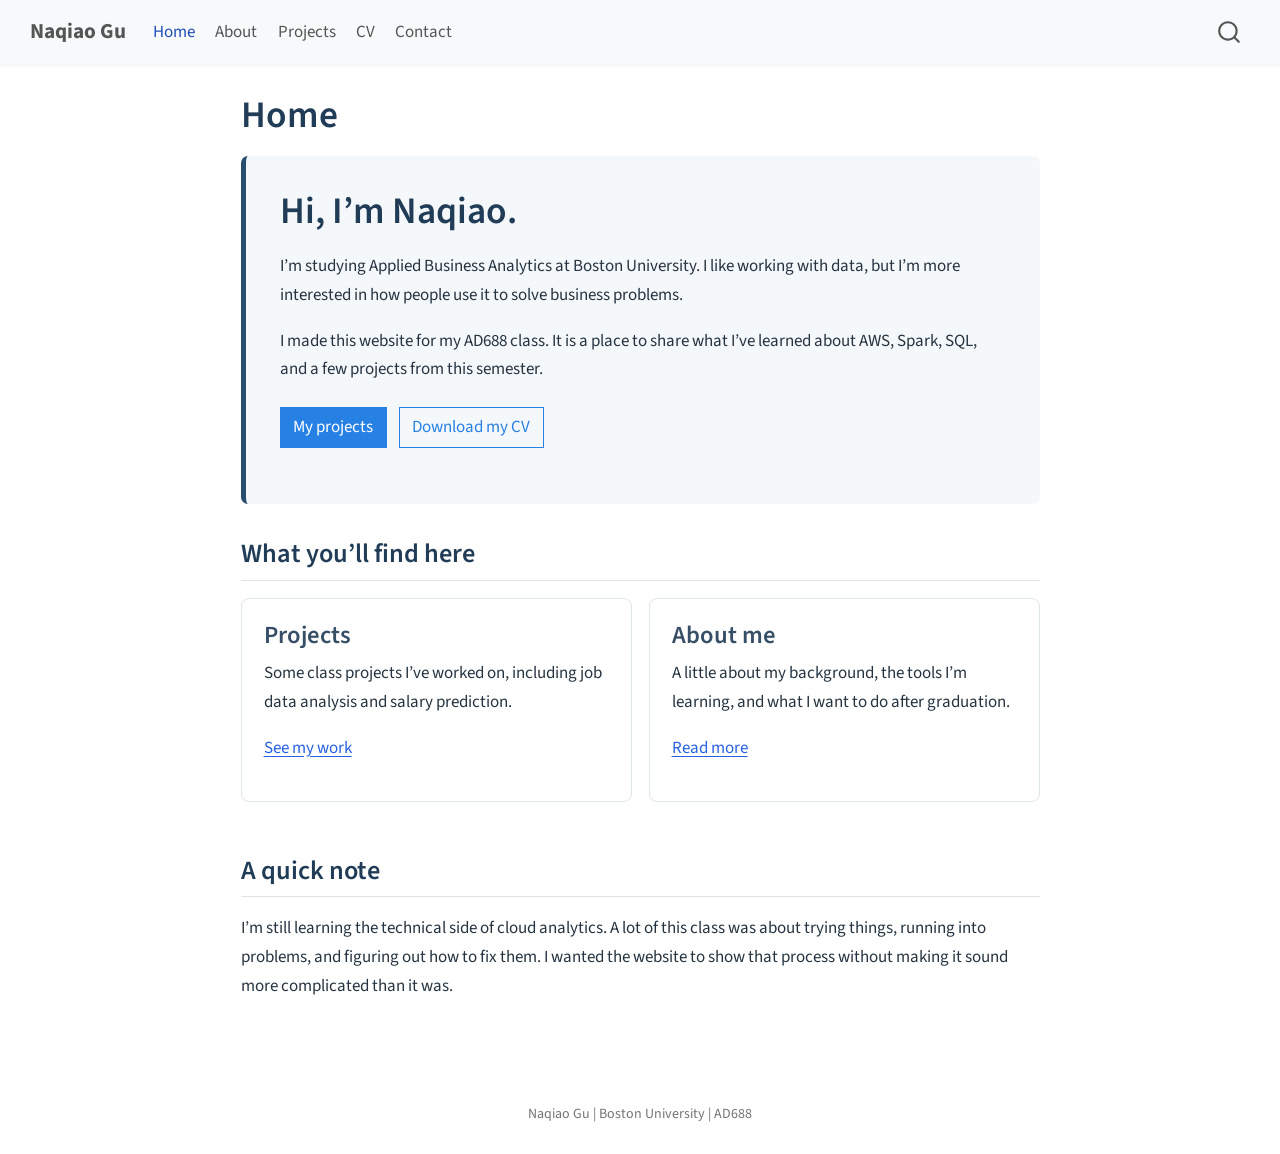
<file: index.html>
<!DOCTYPE html>
<html xmlns="http://www.w3.org/1999/xhtml" lang="en" xml:lang="en"><head>

<meta charset="utf-8">
<meta name="generator" content="quarto-1.11.9">

<meta name="viewport" content="width=device-width, initial-scale=1.0, user-scalable=yes">


<title>Home – Naqiao Gu</title>
<style>
/* Default styles provided by pandoc.
** See https://pandoc.org/MANUAL.html#variables-for-html for config info.
*/
span.smallcaps{font-variant: small-caps;}
div.columns{display: flex; gap: 1.5em;}
div.column{flex: auto;}
@media screen {
div.columns{gap: min(4vw, 1.5em);}
div.column{overflow-x: auto;}
}
div.hanging-indent{margin-left: 1.5em; text-indent: -1.5em;}
ul.task-list{list-style: none;}
ul.task-list li input[type="checkbox"] {
  width: 0.8em;
  margin: 0 0.8em 0.2em -1em; /* quarto-specific, see https://github.com/quarto-dev/quarto-cli/issues/4556 */ 
  vertical-align: middle;
}
</style>


<script src="site_libs/quarto-nav/quarto-nav.js"></script>
<script src="site_libs/quarto-nav/headroom.min.js"></script>
<script src="site_libs/clipboard/clipboard.min.js"></script>
<script src="site_libs/quarto-search/autocomplete.umd.js"></script>
<script src="site_libs/quarto-search/fuse.min.js"></script>
<script src="site_libs/quarto-search/quarto-search.js"></script>
<meta name="quarto:offset" content="./">
<script src="site_libs/quarto-html/quarto.js" type="module"></script>
<script src="site_libs/quarto-html/tabsets/tabsets.js" type="module"></script>
<script src="site_libs/quarto-html/scrollable-regions/scrollable-regions.js" type="module"></script>
<script src="site_libs/quarto-html/popper.min.js"></script>
<script src="site_libs/quarto-html/tippy.umd.min.js"></script>
<script src="site_libs/quarto-html/anchor.min.js"></script>
<link href="site_libs/quarto-html/tippy.css" rel="stylesheet">
<link href="site_libs/quarto-html/quarto-syntax-highlighting-63b5708e65d6cd79cd7618c58d0c21e7.css" rel="stylesheet" id="quarto-text-highlighting-styles">
<script src="site_libs/bootstrap/bootstrap.min.js"></script>
<link href="site_libs/bootstrap/bootstrap-icons.css" rel="stylesheet">
<link href="site_libs/bootstrap/bootstrap-cb61c712ca1a7fe70a83faed8e4da2d7.min.css" rel="stylesheet" append-hash="true" id="quarto-bootstrap" data-mode="light">
<script id="quarto-search-options" type="application/json">{
  "location": "navbar",
  "copy-button": false,
  "collapse-after": 3,
  "panel-placement": "end",
  "type": "overlay",
  "limit": 50,
  "keyboard-shortcut": [
    "f",
    "/",
    "s"
  ],
  "show-item-context": false,
  "language": {
    "search-no-results-text": "No results",
    "search-matching-documents-text": "matching documents",
    "search-copy-link-title": "Copy link to search",
    "search-hide-matches-text": "Hide additional matches",
    "search-more-match-text": "more match in this document",
    "search-more-matches-text": "more matches in this document",
    "search-clear-button-title": "Clear",
    "search-text-placeholder": "",
    "search-detached-cancel-button-title": "Cancel",
    "search-submit-button-title": "Submit",
    "search-label": "Search"
  }
}</script>


<link rel="stylesheet" href="styles.css">
</head>

<body class="nav-fixed fullcontent quarto-light"><a id="quarto-skip-link" class="visually-hidden-focusable" href="#quarto-document-content">Skip to main content</a>

<div id="quarto-search-results"></div>
  <header id="quarto-header" class="headroom fixed-top">
    <nav class="navbar navbar-expand-lg " data-bs-theme="dark" aria-label="Site">
      <div class="navbar-container container-fluid">
      <div class="navbar-brand-container mx-auto">
    <a class="navbar-brand" href="./index.html">
    <span class="navbar-title">Naqiao Gu</span>
    </a>
  </div>
          <button class="navbar-toggler" type="button" data-bs-toggle="collapse" data-bs-target="#navbarCollapse" aria-controls="navbarCollapse" aria-expanded="false" aria-label="Toggle navigation" onclick="if (window.quartoToggleHeadroom) { window.quartoToggleHeadroom(); }">
  <span class="navbar-toggler-icon"></span>
</button>
          <div class="collapse navbar-collapse" id="navbarCollapse">
            <ul class="navbar-nav navbar-nav-scroll me-auto">
  <li class="nav-item">
    <a class="nav-link active" href="./index.html" aria-current="page"> 
<span class="menu-text">Home</span></a>
  </li>  
  <li class="nav-item">
    <a class="nav-link" href="./about.html"> 
<span class="menu-text">About</span></a>
  </li>  
  <li class="nav-item">
    <a class="nav-link" href="./projects.html"> 
<span class="menu-text">Projects</span></a>
  </li>  
  <li class="nav-item">
    <a class="nav-link" href="./cv.html"> 
<span class="menu-text">CV</span></a>
  </li>  
  <li class="nav-item">
    <a class="nav-link" href="./contact.html"> 
<span class="menu-text">Contact</span></a>
  </li>  
</ul>
          </div> <!-- /navcollapse -->
            <div class="quarto-navbar-tools">
</div>
            <div id="quarto-search" class="" title="Search"></div>
      </div> <!-- /container-fluid -->
    </nav>
</header>
<!-- content -->
<div id="quarto-content" class="quarto-container page-columns page-rows-contents page-layout-article page-navbar">
<!-- sidebar -->
<!-- margin-sidebar -->
    
<!-- main -->
<main class="content" id="quarto-document-content" tabindex="-1">

<header id="title-block-header" class="quarto-title-block default">
<div class="quarto-title">
<h1 class="title">Home</h1>
</div>



<div class="quarto-title-meta">

    
  
    
  </div>
  


</header>


<section id="hi-im-naqiao." class="level1 intro">
<h1>Hi, I’m Naqiao.</h1>
<p>I’m studying Applied Business Analytics at Boston University. I like working with data, but I’m more interested in how people use it to solve business problems.</p>
<p>I made this website for my AD688 class. It is a place to share what I’ve learned about AWS, Spark, SQL, and a few projects from this semester.</p>
<p><a href="./projects.html" class="btn btn-primary">My projects</a> <a href="Naqiao_Gu_CV.pdf" class="btn btn-outline-primary">Download my CV</a></p>
</section>
<section id="what-youll-find-here" class="level2">
<h2 class="anchored" data-anchor-id="what-youll-find-here">What you’ll find here</h2>
<div class="grid-2">
<section id="projects" class="level3 info-card">
<h3 class="anchored" data-anchor-id="projects">Projects</h3>
<p>Some class projects I’ve worked on, including job data analysis and salary prediction.</p>
<p><a href="./projects.html">See my work</a></p>
</section>
<section id="about-me" class="level3 info-card">
<h3 class="anchored" data-anchor-id="about-me">About me</h3>
<p>A little about my background, the tools I’m learning, and what I want to do after graduation.</p>
<p><a href="./about.html">Read more</a></p>
</section>
</div>
</section>
<section id="a-quick-note" class="level2">
<h2 class="anchored" data-anchor-id="a-quick-note">A quick note</h2>
<p>I’m still learning the technical side of cloud analytics. A lot of this class was about trying things, running into problems, and figuring out how to fix them. I wanted the website to show that process without making it sound more complicated than it was.</p>


</section>

</main> <!-- /main -->
<script id="quarto-html-after-body" type="application/javascript">
  window.document.addEventListener("DOMContentLoaded", function (event) {
    const icon = "";
    const anchorJS = new window.AnchorJS();
    anchorJS.options = {
      placement: 'right',
      icon: icon
    };
    anchorJS.add('.anchored');
    const isCodeAnnotation = (el) => {
      for (const clz of el.classList) {
        if (clz.startsWith('code-annotation-')) {                     
          return true;
        }
      }
      return false;
    }
    const onCopySuccess = function(e) {
      // button target
      const button = e.trigger;
      // don't keep focus
      button.blur();
      // flash "checked"
      button.classList.add('code-copy-button-checked');
      var currentTitle = button.getAttribute("title");
      button.setAttribute("title", "Copied!");
      let tooltip;
      if (window.bootstrap) {
        button.setAttribute("data-bs-toggle", "tooltip");
        button.setAttribute("data-bs-placement", "left");
        button.setAttribute("data-bs-title", "Copied!");
        tooltip = new bootstrap.Tooltip(button, 
          { trigger: "manual", 
            customClass: "code-copy-button-tooltip",
            offset: [0, -8]});
        tooltip.show();    
      }
      setTimeout(function() {
        if (tooltip) {
          tooltip.hide();
          button.removeAttribute("data-bs-title");
          button.removeAttribute("data-bs-toggle");
          button.removeAttribute("data-bs-placement");
        }
        button.setAttribute("title", currentTitle);
        button.classList.remove('code-copy-button-checked');
      }, 1000);
      // clear code selection
      e.clearSelection();
    }
    const getTextToCopy = function(trigger) {
      const outerScaffold = trigger.parentElement.cloneNode(true);
      const codeEl = outerScaffold.querySelector('code');
      for (const childEl of codeEl.children) {
        if (isCodeAnnotation(childEl)) {
          childEl.remove();
        }
      }
      return codeEl.innerText;
    }
    const clipboard = new window.ClipboardJS('.code-copy-button:not([data-in-quarto-modal])', {
      text: getTextToCopy
    });
    clipboard.on('success', onCopySuccess);
    if (window.document.getElementById('quarto-embedded-source-code-modal')) {
      const clipboardModal = new window.ClipboardJS('.code-copy-button[data-in-quarto-modal]', {
        text: getTextToCopy,
        container: window.document.getElementById('quarto-embedded-source-code-modal')
      });
      clipboardModal.on('success', onCopySuccess);
    }
      var localhostRegex = new RegExp(/^(?:http|https):\/\/localhost\:?[0-9]*\//);
      var mailtoRegex = new RegExp(/^mailto:/);
        var filterRegex = new RegExp("https:\/\/irgengu-ai\.github\.io\/");
      const newWindowLabel = "(opens in a new tab)";
      const newWindowNoteId = "quarto-ext-newwindow-label";
      // Links reference one hidden label through aria-describedby, so the
      // announcement never changes their accessible name.
      var describeNewWindow = (link) => {
        if (!window.document.getElementById(newWindowNoteId)) {
          var newWindowNote = window.document.createElement("span");
          newWindowNote.id = newWindowNoteId;
          newWindowNote.hidden = true;
          newWindowNote.textContent = newWindowLabel;
          window.document.body.appendChild(newWindowNote);
        }
        var describedBy = (link.getAttribute("aria-describedby") || "").split(/\s+/).filter(Boolean);
        if (!describedBy.includes(newWindowNoteId)) {
          describedBy.push(newWindowNoteId);
          link.setAttribute("aria-describedby", describedBy.join(" "));
        }
      }
      var isInternal = (href) => {
          return filterRegex.test(href) || localhostRegex.test(href) || mailtoRegex.test(href);
      }
      // Inspect non-navigation links and adorn them if external
      window.quartoDecorateExternalLinks = function (root) {
     var links = (root || window.document).querySelectorAll('a[href]:not(.nav-link):not(.navbar-brand):not(.toc-action):not(.sidebar-link):not(.sidebar-item-toggle):not(.pagination-link):not(.no-external):not([aria-hidden]):not(.dropdown-item):not(.quarto-navigation-tool):not(.about-link)');
      for (var i=0; i<links.length; i++) {
        const link = links[i];
        if (!isInternal(link.href)) {
          // undo the damage that might have been done by quarto-nav.js in the case of
          // links that we want to consider external
          if (link.dataset.originalHref !== undefined) {
            link.href = link.dataset.originalHref;
          }
            // target, if specified
            link.setAttribute("target", "_blank");
            if (link.getAttribute("rel") === null) {
              link.setAttribute("rel", "noopener");
            }
            describeNewWindow(link);
          if (!link.classList.contains('no-external-icon')) {
          }
        }
      }
      };
      window.quartoDecorateExternalLinks(window.document);
    // Esc closes the popup (WCAG 1.4.13) and focus leaving both trigger and
    // popup closes it (WCAG 2.4.11); tippy handles neither for interactive popups.
    const hideOnEscAndFocusOut = {
      name: 'hideOnEscAndFocusOut',
      defaultValue: true,
      fn(instance) {
        const dismiss = () => {
          // A show scheduled by the trigger delay would otherwise reopen it
          instance.clearDelayTimeouts();
          instance.hide();
        };
        const onKeyDown = (event) => {
          if (event.key !== 'Escape') {
            return;
          }
          // Keep Esc from also reaching page handlers (e.g. reveal.js overview),
          // except an open reveal.js slide menu, which Esc should close too.
          // The menu handles keys only when its keyboard option is on.
          const menuHandlesEsc = window.Reveal?.getPlugin?.('menu')?.isOpen() &&
            window.Reveal.getConfig().menu?.keyboard !== false;
          if (!menuHandlesEsc) {
            event.stopPropagation();
          }
          if (instance.popper.contains(window.document.activeElement)) {
            // Disabled while refocusing so the focus trigger does not reopen it
            instance.disable();
            instance.reference.focus();
            instance.enable();
          }
          dismiss();
        };
        const onFocusOut = (event) => {
          const target = event.relatedTarget;
          if (target && !instance.reference.contains(target) &&
              !instance.popper.contains(target)) {
            dismiss();
          }
        };
        // On the trigger too: a click trigger (code-annotations: select) has no
        // blur handling. Attached for the instance's lifetime so leaving the
        // trigger also cancels a show still pending on the trigger delay.
        instance.reference.addEventListener('focusout', onFocusOut);
        return {
          onShow() {
            window.document.addEventListener('keydown', onKeyDown, true);
            instance.popper.addEventListener('focusout', onFocusOut);
          },
          onHide() {
            window.document.removeEventListener('keydown', onKeyDown, true);
            instance.popper.removeEventListener('focusout', onFocusOut);
          },
          onDestroy() {
            instance.reference.removeEventListener('focusout', onFocusOut);
          },
        };
      },
    };
    function tippyHover(el, contentFn, onTriggerFn, onUntriggerFn) {
      const config = {
        allowHTML: true,
        maxWidth: 500,
        delay: 100,
        arrow: false,
        appendTo: function(el) {
            return el.parentElement;
        },
        interactive: true,
        interactiveBorder: 10,
        theme: 'quarto',
        placement: 'bottom-start',
        plugins: [hideOnEscAndFocusOut],
      };
      if (contentFn) {
        config.content = contentFn;
      }
      if (onTriggerFn) {
        config.onTrigger = onTriggerFn;
      }
      if (onUntriggerFn) {
        config.onUntrigger = onUntriggerFn;
      }
      window.tippy(el, config); 
    }
    const noterefs = window.document.querySelectorAll('a[role="doc-noteref"]');
    for (var i=0; i<noterefs.length; i++) {
      const ref = noterefs[i];
      tippyHover(ref, function() {
        // use id or data attribute instead here
        let href = ref.getAttribute('data-footnote-href') || ref.getAttribute('href');
        try { href = new URL(href).hash; } catch {}
        const id = href.replace(/^#\/?/, "");
        const note = window.document.getElementById(id);
        if (note) {
          return note.innerHTML;
        } else {
          return "";
        }
      });
    }
    const xrefs = window.document.querySelectorAll('a.quarto-xref');
    const processXRef = (id, note) => {
      // Strip column container classes
      const stripColumnClz = (el) => {
        el.classList.remove("page-full", "page-columns");
        if (el.children) {
          for (const child of el.children) {
            stripColumnClz(child);
          }
        }
      }
      stripColumnClz(note)
      if (id === null || id.startsWith('sec-')) {
        // Special case sections, only their first couple elements
        const container = document.createElement("div");
        if (note.children && note.children.length > 2) {
          container.appendChild(note.children[0].cloneNode(true));
          for (let i = 1; i < note.children.length; i++) {
            const child = note.children[i];
            if (child.tagName === "P" && child.innerText === "") {
              continue;
            } else {
              container.appendChild(child.cloneNode(true));
              break;
            }
          }
          if (window.Quarto?.typesetMath) {
            window.Quarto.typesetMath(container);
          }
          return container.innerHTML
        } else {
          if (window.Quarto?.typesetMath) {
            window.Quarto.typesetMath(note);
          }
          return note.innerHTML;
        }
      } else {
        // Remove any anchor links if they are present
        const anchorLink = note.querySelector('a.anchorjs-link');
        if (anchorLink) {
          anchorLink.remove();
        }
        if (window.Quarto?.typesetMath) {
          window.Quarto.typesetMath(note);
        }
        if (note.classList.contains("callout")) {
          return note.outerHTML;
        } else {
          return note.innerHTML;
        }
      }
    }
    for (var i=0; i<xrefs.length; i++) {
      const xref = xrefs[i];
      tippyHover(xref, undefined, function(instance) {
        instance.disable();
        let url = xref.getAttribute('href');
        let hash = undefined; 
        if (url.startsWith('#')) {
          hash = url;
        } else {
          try { hash = new URL(url).hash; } catch {}
        }
        if (hash) {
          const id = hash.replace(/^#\/?/, "");
          const note = window.document.getElementById(id);
          if (note !== null) {
            try {
              const html = processXRef(id, note.cloneNode(true));
              instance.setContent(html);
            } finally {
              instance.enable();
              instance.show();
            }
          } else {
            // See if we can fetch this
            fetch(url.split('#')[0])
            .then(res => res.text())
            .then(html => {
              const parser = new DOMParser();
              const htmlDoc = parser.parseFromString(html, "text/html");
              const note = htmlDoc.getElementById(id);
              if (note !== null) {
                const html = processXRef(id, note);
                instance.setContent(html);
              } 
            }).finally(() => {
              instance.enable();
              instance.show();
            });
          }
        } else {
          // See if we can fetch a full url (with no hash to target)
          // This is a special case and we should probably do some content thinning / targeting
          fetch(url)
          .then(res => res.text())
          .then(html => {
            const parser = new DOMParser();
            const htmlDoc = parser.parseFromString(html, "text/html");
            const note = htmlDoc.querySelector('main.content');
            if (note !== null) {
              // This should only happen for chapter cross references
              // (since there is no id in the URL)
              // remove the first header
              if (note.children.length > 0 && note.children[0].tagName === "HEADER") {
                note.children[0].remove();
              }
              const html = processXRef(null, note);
              instance.setContent(html);
            } 
          }).finally(() => {
            instance.enable();
            instance.show();
          });
        }
      }, function(instance) {
      });
    }
        let selectedAnnoteEl;
        const selectorForAnnotation = ( cell, annotation) => {
          let cellAttr = 'data-code-cell="' + cell + '"';
          let lineAttr = 'data-code-annotation="' +  annotation + '"';
          const selector = 'span[' + cellAttr + '][' + lineAttr + ']';
          return selector;
        }
        const selectCodeLines = (annoteEl) => {
          const doc = window.document;
          const targetCell = annoteEl.getAttribute("data-target-cell");
          const targetAnnotation = annoteEl.getAttribute("data-target-annotation");
          const annoteSpan = window.document.querySelector(selectorForAnnotation(targetCell, targetAnnotation));
          const lines = annoteSpan.getAttribute("data-code-lines").split(",");
          const lineIds = lines.map((line) => {
            return targetCell + "-" + line;
          })
          // Each band is positioned against its own containing block, which is
          // not the offsetParent of the lines, so place it from client rects.
          const placeBand = (band, firstEl, lastEl, codeBlock) => {
            const container = band.offsetParent;
            if (container === null) {
              return;
            }
            const containerRect = container.getBoundingClientRect();
            // Reveal.js scales slides with a transform, so convert client
            // pixels back to the CSS pixels of the container.
            const scale = containerRect.height / container.offsetHeight || 1;
            const firstRect = firstEl.getBoundingClientRect();
            const lastRect = lastEl.getBoundingClientRect();
            const top = (firstRect.top - containerRect.top) / scale - container.clientTop + container.scrollTop;
            const height = (lastRect.bottom - firstRect.top) / scale;
            band.style.top = top - 2 + "px";
            band.style.height = height + 4 + "px";
            if (codeBlock) {
              // Without the copy button wrapper, the containing block is wider
              // than the code block, so span the code block explicitly.
              const blockRect = codeBlock.getBoundingClientRect();
              band.style.left = (blockRect.left - containerRect.left) / scale - container.clientLeft + container.scrollLeft + "px";
              band.style.width = blockRect.width / scale + "px";
            }
          };
          if (lineIds.length > 0) {
            const el = window.document.getElementById(lineIds[0]);
            const lastEl = window.document.getElementById(lineIds[lineIds.length - 1]);
            const parent = el.parentElement.parentElement;
            // cook up a div (if necessary) and position it
            let div = window.document.getElementById("code-annotation-line-highlight");
            if (div === null) {
              div = window.document.createElement("div");
              div.setAttribute("id", "code-annotation-line-highlight");
              div.style.position = 'absolute';
              parent.appendChild(div);
            }
            placeBand(div, el, lastEl, parent.closest("div.sourceCode") || parent);
            let gutterDiv = window.document.getElementById("code-annotation-line-highlight-gutter");
            if (gutterDiv === null) {
              gutterDiv = window.document.createElement("div");
              gutterDiv.setAttribute("id", "code-annotation-line-highlight-gutter");
              gutterDiv.style.position = 'absolute';
              const codeCell = window.document.getElementById(targetCell);
              const gutter = codeCell.querySelector('.code-annotation-gutter');
              gutter.appendChild(gutterDiv);
            }
            placeBand(gutterDiv, el, lastEl);
            selectedAnnoteEl = annoteEl;
          }
        };
        const unselectCodeLines = () => {
          const elementsIds = ["code-annotation-line-highlight", "code-annotation-line-highlight-gutter"];
          elementsIds.forEach((elId) => {
            const div = window.document.getElementById(elId);
            if (div) {
              div.remove();
            }
          });
          selectedAnnoteEl = undefined;
        };
          // Handle positioning of the toggle
      window.addEventListener(
        "resize",
        throttle(() => {
          elRect = undefined;
          if (selectedAnnoteEl) {
            selectCodeLines(selectedAnnoteEl);
          }
        }, 10)
      );
      function throttle(fn, ms) {
      let throttle = false;
      let timer;
        return (...args) => {
          if(!throttle) { // first call gets through
              fn.apply(this, args);
              throttle = true;
          } else { // all the others get throttled
              if(timer) clearTimeout(timer); // cancel #2
              timer = setTimeout(() => {
                fn.apply(this, args);
                timer = throttle = false;
              }, ms);
          }
        };
      }
        // Attach click handler to the DT
        const annoteDls = window.document.querySelectorAll('dt[data-target-cell]');
        for (const annoteDlNode of annoteDls) {
          annoteDlNode.addEventListener('click', (event) => {
            const clickedEl = event.target;
            if (clickedEl !== selectedAnnoteEl) {
              unselectCodeLines();
              const activeEl = window.document.querySelector('dt[data-target-cell].code-annotation-active');
              if (activeEl) {
                activeEl.classList.remove('code-annotation-active');
              }
              selectCodeLines(clickedEl);
              clickedEl.classList.add('code-annotation-active');
            } else {
              // Unselect the line
              unselectCodeLines();
              clickedEl.classList.remove('code-annotation-active');
            }
          });
        }
    const findCites = (el) => {
      const parentEl = el.parentElement;
      if (parentEl) {
        const cites = parentEl.dataset.cites;
        if (cites) {
          return {
            el,
            cites: cites.split(' ')
          };
        } else {
          return findCites(el.parentElement)
        }
      } else {
        return undefined;
      }
    };
    var bibliorefs = window.document.querySelectorAll('a[role="doc-biblioref"]');
    for (var i=0; i<bibliorefs.length; i++) {
      const ref = bibliorefs[i];
      const citeInfo = findCites(ref);
      if (citeInfo) {
        tippyHover(citeInfo.el, function() {
          var popup = window.document.createElement('div');
          citeInfo.cites.forEach(function(cite) {
            var citeDiv = window.document.createElement('div');
            citeDiv.classList.add('hanging-indent');
            citeDiv.classList.add('csl-entry');
            var biblioDiv = window.document.getElementById('ref-' + cite);
            if (biblioDiv) {
              citeDiv.innerHTML = biblioDiv.innerHTML;
            }
            popup.appendChild(citeDiv);
          });
          return popup.innerHTML;
        });
      }
    }
  });
  </script>
  <script type="application/javascript">
  window.quartoScrollableRegionsLabels = {"code":"Scrollable code","output":"Scrollable output"};
  </script>
</div> <!-- /content -->
<footer class="footer">
  <div class="nav-footer">
    <div class="nav-footer-left">
      &nbsp;
    </div>   
    <div class="nav-footer-center">
<p>Naqiao Gu | Boston University | AD688</p>
</div>
    <div class="nav-footer-right">
      &nbsp;
    </div>
  </div>
</footer>




</body></html>
</file>
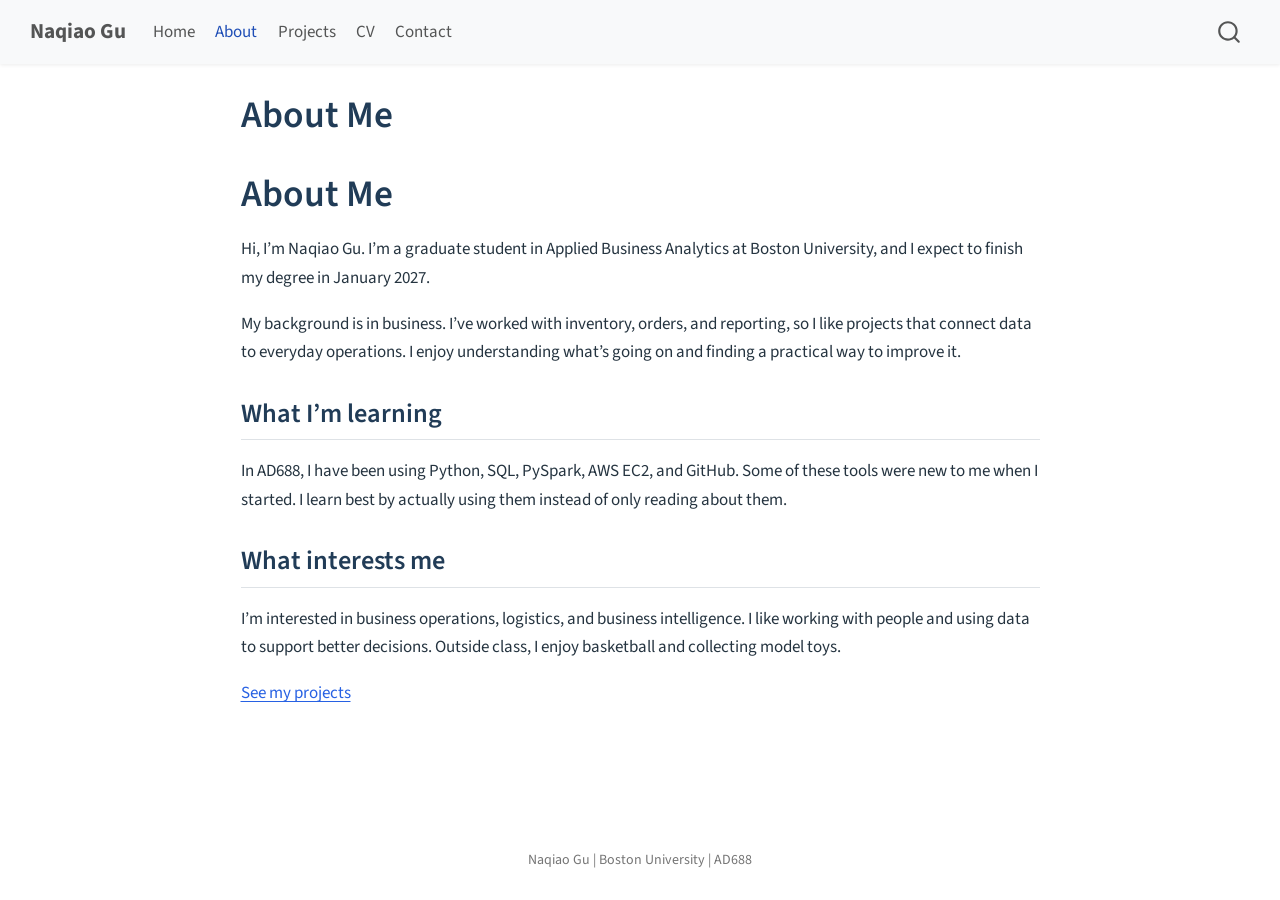
<file: about.html>
<!DOCTYPE html>
<html xmlns="http://www.w3.org/1999/xhtml" lang="en" xml:lang="en"><head>

<meta charset="utf-8">
<meta name="generator" content="quarto-1.11.9">

<meta name="viewport" content="width=device-width, initial-scale=1.0, user-scalable=yes">


<title>About Me – Naqiao Gu</title>
<style>
/* Default styles provided by pandoc.
** See https://pandoc.org/MANUAL.html#variables-for-html for config info.
*/
span.smallcaps{font-variant: small-caps;}
div.columns{display: flex; gap: 1.5em;}
div.column{flex: auto;}
@media screen {
div.columns{gap: min(4vw, 1.5em);}
div.column{overflow-x: auto;}
}
div.hanging-indent{margin-left: 1.5em; text-indent: -1.5em;}
ul.task-list{list-style: none;}
ul.task-list li input[type="checkbox"] {
  width: 0.8em;
  margin: 0 0.8em 0.2em -1em; /* quarto-specific, see https://github.com/quarto-dev/quarto-cli/issues/4556 */ 
  vertical-align: middle;
}
</style>


<script src="site_libs/quarto-nav/quarto-nav.js"></script>
<script src="site_libs/quarto-nav/headroom.min.js"></script>
<script src="site_libs/clipboard/clipboard.min.js"></script>
<script src="site_libs/quarto-search/autocomplete.umd.js"></script>
<script src="site_libs/quarto-search/fuse.min.js"></script>
<script src="site_libs/quarto-search/quarto-search.js"></script>
<meta name="quarto:offset" content="./">
<script src="site_libs/quarto-html/quarto.js" type="module"></script>
<script src="site_libs/quarto-html/tabsets/tabsets.js" type="module"></script>
<script src="site_libs/quarto-html/scrollable-regions/scrollable-regions.js" type="module"></script>
<script src="site_libs/quarto-html/popper.min.js"></script>
<script src="site_libs/quarto-html/tippy.umd.min.js"></script>
<script src="site_libs/quarto-html/anchor.min.js"></script>
<link href="site_libs/quarto-html/tippy.css" rel="stylesheet">
<link href="site_libs/quarto-html/quarto-syntax-highlighting-63b5708e65d6cd79cd7618c58d0c21e7.css" rel="stylesheet" id="quarto-text-highlighting-styles">
<script src="site_libs/bootstrap/bootstrap.min.js"></script>
<link href="site_libs/bootstrap/bootstrap-icons.css" rel="stylesheet">
<link href="site_libs/bootstrap/bootstrap-cb61c712ca1a7fe70a83faed8e4da2d7.min.css" rel="stylesheet" append-hash="true" id="quarto-bootstrap" data-mode="light">
<script id="quarto-search-options" type="application/json">{
  "location": "navbar",
  "copy-button": false,
  "collapse-after": 3,
  "panel-placement": "end",
  "type": "overlay",
  "limit": 50,
  "keyboard-shortcut": [
    "f",
    "/",
    "s"
  ],
  "show-item-context": false,
  "language": {
    "search-no-results-text": "No results",
    "search-matching-documents-text": "matching documents",
    "search-copy-link-title": "Copy link to search",
    "search-hide-matches-text": "Hide additional matches",
    "search-more-match-text": "more match in this document",
    "search-more-matches-text": "more matches in this document",
    "search-clear-button-title": "Clear",
    "search-text-placeholder": "",
    "search-detached-cancel-button-title": "Cancel",
    "search-submit-button-title": "Submit",
    "search-label": "Search"
  }
}</script>


<link rel="stylesheet" href="styles.css">
</head>

<body class="nav-fixed fullcontent quarto-light"><a id="quarto-skip-link" class="visually-hidden-focusable" href="#quarto-document-content">Skip to main content</a>

<div id="quarto-search-results"></div>
  <header id="quarto-header" class="headroom fixed-top">
    <nav class="navbar navbar-expand-lg " data-bs-theme="dark" aria-label="Site">
      <div class="navbar-container container-fluid">
      <div class="navbar-brand-container mx-auto">
    <a class="navbar-brand" href="./index.html">
    <span class="navbar-title">Naqiao Gu</span>
    </a>
  </div>
          <button class="navbar-toggler" type="button" data-bs-toggle="collapse" data-bs-target="#navbarCollapse" aria-controls="navbarCollapse" aria-expanded="false" aria-label="Toggle navigation" onclick="if (window.quartoToggleHeadroom) { window.quartoToggleHeadroom(); }">
  <span class="navbar-toggler-icon"></span>
</button>
          <div class="collapse navbar-collapse" id="navbarCollapse">
            <ul class="navbar-nav navbar-nav-scroll me-auto">
  <li class="nav-item">
    <a class="nav-link" href="./index.html"> 
<span class="menu-text">Home</span></a>
  </li>  
  <li class="nav-item">
    <a class="nav-link active" href="./about.html" aria-current="page"> 
<span class="menu-text">About</span></a>
  </li>  
  <li class="nav-item">
    <a class="nav-link" href="./projects.html"> 
<span class="menu-text">Projects</span></a>
  </li>  
  <li class="nav-item">
    <a class="nav-link" href="./cv.html"> 
<span class="menu-text">CV</span></a>
  </li>  
  <li class="nav-item">
    <a class="nav-link" href="./contact.html"> 
<span class="menu-text">Contact</span></a>
  </li>  
</ul>
          </div> <!-- /navcollapse -->
            <div class="quarto-navbar-tools">
</div>
            <div id="quarto-search" class="" title="Search"></div>
      </div> <!-- /container-fluid -->
    </nav>
</header>
<!-- content -->
<div id="quarto-content" class="quarto-container page-columns page-rows-contents page-layout-article page-navbar">
<!-- sidebar -->
<!-- margin-sidebar -->
    
<!-- main -->
<main class="content" id="quarto-document-content" tabindex="-1">

<header id="title-block-header" class="quarto-title-block default">
<div class="quarto-title">
<h1 class="title">About Me</h1>
</div>



<div class="quarto-title-meta">

    
  
    
  </div>
  


</header>


<section id="about-me" class="level1">
<h1>About Me</h1>
<p>Hi, I’m Naqiao Gu. I’m a graduate student in Applied Business Analytics at Boston University, and I expect to finish my degree in January 2027.</p>
<p>My background is in business. I’ve worked with inventory, orders, and reporting, so I like projects that connect data to everyday operations. I enjoy understanding what’s going on and finding a practical way to improve it.</p>
<section id="what-im-learning" class="level2">
<h2 class="anchored" data-anchor-id="what-im-learning">What I’m learning</h2>
<p>In AD688, I have been using Python, SQL, PySpark, AWS EC2, and GitHub. Some of these tools were new to me when I started. I learn best by actually using them instead of only reading about them.</p>
</section>
<section id="what-interests-me" class="level2">
<h2 class="anchored" data-anchor-id="what-interests-me">What interests me</h2>
<p>I’m interested in business operations, logistics, and business intelligence. I like working with people and using data to support better decisions. Outside class, I enjoy basketball and collecting model toys.</p>
<p><a href="./projects.html">See my projects</a></p>


</section>
</section>

</main> <!-- /main -->
<script id="quarto-html-after-body" type="application/javascript">
  window.document.addEventListener("DOMContentLoaded", function (event) {
    const icon = "";
    const anchorJS = new window.AnchorJS();
    anchorJS.options = {
      placement: 'right',
      icon: icon
    };
    anchorJS.add('.anchored');
    const isCodeAnnotation = (el) => {
      for (const clz of el.classList) {
        if (clz.startsWith('code-annotation-')) {                     
          return true;
        }
      }
      return false;
    }
    const onCopySuccess = function(e) {
      // button target
      const button = e.trigger;
      // don't keep focus
      button.blur();
      // flash "checked"
      button.classList.add('code-copy-button-checked');
      var currentTitle = button.getAttribute("title");
      button.setAttribute("title", "Copied!");
      let tooltip;
      if (window.bootstrap) {
        button.setAttribute("data-bs-toggle", "tooltip");
        button.setAttribute("data-bs-placement", "left");
        button.setAttribute("data-bs-title", "Copied!");
        tooltip = new bootstrap.Tooltip(button, 
          { trigger: "manual", 
            customClass: "code-copy-button-tooltip",
            offset: [0, -8]});
        tooltip.show();    
      }
      setTimeout(function() {
        if (tooltip) {
          tooltip.hide();
          button.removeAttribute("data-bs-title");
          button.removeAttribute("data-bs-toggle");
          button.removeAttribute("data-bs-placement");
        }
        button.setAttribute("title", currentTitle);
        button.classList.remove('code-copy-button-checked');
      }, 1000);
      // clear code selection
      e.clearSelection();
    }
    const getTextToCopy = function(trigger) {
      const outerScaffold = trigger.parentElement.cloneNode(true);
      const codeEl = outerScaffold.querySelector('code');
      for (const childEl of codeEl.children) {
        if (isCodeAnnotation(childEl)) {
          childEl.remove();
        }
      }
      return codeEl.innerText;
    }
    const clipboard = new window.ClipboardJS('.code-copy-button:not([data-in-quarto-modal])', {
      text: getTextToCopy
    });
    clipboard.on('success', onCopySuccess);
    if (window.document.getElementById('quarto-embedded-source-code-modal')) {
      const clipboardModal = new window.ClipboardJS('.code-copy-button[data-in-quarto-modal]', {
        text: getTextToCopy,
        container: window.document.getElementById('quarto-embedded-source-code-modal')
      });
      clipboardModal.on('success', onCopySuccess);
    }
      var localhostRegex = new RegExp(/^(?:http|https):\/\/localhost\:?[0-9]*\//);
      var mailtoRegex = new RegExp(/^mailto:/);
        var filterRegex = new RegExp("https:\/\/irgengu-ai\.github\.io\/");
      const newWindowLabel = "(opens in a new tab)";
      const newWindowNoteId = "quarto-ext-newwindow-label";
      // Links reference one hidden label through aria-describedby, so the
      // announcement never changes their accessible name.
      var describeNewWindow = (link) => {
        if (!window.document.getElementById(newWindowNoteId)) {
          var newWindowNote = window.document.createElement("span");
          newWindowNote.id = newWindowNoteId;
          newWindowNote.hidden = true;
          newWindowNote.textContent = newWindowLabel;
          window.document.body.appendChild(newWindowNote);
        }
        var describedBy = (link.getAttribute("aria-describedby") || "").split(/\s+/).filter(Boolean);
        if (!describedBy.includes(newWindowNoteId)) {
          describedBy.push(newWindowNoteId);
          link.setAttribute("aria-describedby", describedBy.join(" "));
        }
      }
      var isInternal = (href) => {
          return filterRegex.test(href) || localhostRegex.test(href) || mailtoRegex.test(href);
      }
      // Inspect non-navigation links and adorn them if external
      window.quartoDecorateExternalLinks = function (root) {
     var links = (root || window.document).querySelectorAll('a[href]:not(.nav-link):not(.navbar-brand):not(.toc-action):not(.sidebar-link):not(.sidebar-item-toggle):not(.pagination-link):not(.no-external):not([aria-hidden]):not(.dropdown-item):not(.quarto-navigation-tool):not(.about-link)');
      for (var i=0; i<links.length; i++) {
        const link = links[i];
        if (!isInternal(link.href)) {
          // undo the damage that might have been done by quarto-nav.js in the case of
          // links that we want to consider external
          if (link.dataset.originalHref !== undefined) {
            link.href = link.dataset.originalHref;
          }
            // target, if specified
            link.setAttribute("target", "_blank");
            if (link.getAttribute("rel") === null) {
              link.setAttribute("rel", "noopener");
            }
            describeNewWindow(link);
          if (!link.classList.contains('no-external-icon')) {
          }
        }
      }
      };
      window.quartoDecorateExternalLinks(window.document);
    // Esc closes the popup (WCAG 1.4.13) and focus leaving both trigger and
    // popup closes it (WCAG 2.4.11); tippy handles neither for interactive popups.
    const hideOnEscAndFocusOut = {
      name: 'hideOnEscAndFocusOut',
      defaultValue: true,
      fn(instance) {
        const dismiss = () => {
          // A show scheduled by the trigger delay would otherwise reopen it
          instance.clearDelayTimeouts();
          instance.hide();
        };
        const onKeyDown = (event) => {
          if (event.key !== 'Escape') {
            return;
          }
          // Keep Esc from also reaching page handlers (e.g. reveal.js overview),
          // except an open reveal.js slide menu, which Esc should close too.
          // The menu handles keys only when its keyboard option is on.
          const menuHandlesEsc = window.Reveal?.getPlugin?.('menu')?.isOpen() &&
            window.Reveal.getConfig().menu?.keyboard !== false;
          if (!menuHandlesEsc) {
            event.stopPropagation();
          }
          if (instance.popper.contains(window.document.activeElement)) {
            // Disabled while refocusing so the focus trigger does not reopen it
            instance.disable();
            instance.reference.focus();
            instance.enable();
          }
          dismiss();
        };
        const onFocusOut = (event) => {
          const target = event.relatedTarget;
          if (target && !instance.reference.contains(target) &&
              !instance.popper.contains(target)) {
            dismiss();
          }
        };
        // On the trigger too: a click trigger (code-annotations: select) has no
        // blur handling. Attached for the instance's lifetime so leaving the
        // trigger also cancels a show still pending on the trigger delay.
        instance.reference.addEventListener('focusout', onFocusOut);
        return {
          onShow() {
            window.document.addEventListener('keydown', onKeyDown, true);
            instance.popper.addEventListener('focusout', onFocusOut);
          },
          onHide() {
            window.document.removeEventListener('keydown', onKeyDown, true);
            instance.popper.removeEventListener('focusout', onFocusOut);
          },
          onDestroy() {
            instance.reference.removeEventListener('focusout', onFocusOut);
          },
        };
      },
    };
    function tippyHover(el, contentFn, onTriggerFn, onUntriggerFn) {
      const config = {
        allowHTML: true,
        maxWidth: 500,
        delay: 100,
        arrow: false,
        appendTo: function(el) {
            return el.parentElement;
        },
        interactive: true,
        interactiveBorder: 10,
        theme: 'quarto',
        placement: 'bottom-start',
        plugins: [hideOnEscAndFocusOut],
      };
      if (contentFn) {
        config.content = contentFn;
      }
      if (onTriggerFn) {
        config.onTrigger = onTriggerFn;
      }
      if (onUntriggerFn) {
        config.onUntrigger = onUntriggerFn;
      }
      window.tippy(el, config); 
    }
    const noterefs = window.document.querySelectorAll('a[role="doc-noteref"]');
    for (var i=0; i<noterefs.length; i++) {
      const ref = noterefs[i];
      tippyHover(ref, function() {
        // use id or data attribute instead here
        let href = ref.getAttribute('data-footnote-href') || ref.getAttribute('href');
        try { href = new URL(href).hash; } catch {}
        const id = href.replace(/^#\/?/, "");
        const note = window.document.getElementById(id);
        if (note) {
          return note.innerHTML;
        } else {
          return "";
        }
      });
    }
    const xrefs = window.document.querySelectorAll('a.quarto-xref');
    const processXRef = (id, note) => {
      // Strip column container classes
      const stripColumnClz = (el) => {
        el.classList.remove("page-full", "page-columns");
        if (el.children) {
          for (const child of el.children) {
            stripColumnClz(child);
          }
        }
      }
      stripColumnClz(note)
      if (id === null || id.startsWith('sec-')) {
        // Special case sections, only their first couple elements
        const container = document.createElement("div");
        if (note.children && note.children.length > 2) {
          container.appendChild(note.children[0].cloneNode(true));
          for (let i = 1; i < note.children.length; i++) {
            const child = note.children[i];
            if (child.tagName === "P" && child.innerText === "") {
              continue;
            } else {
              container.appendChild(child.cloneNode(true));
              break;
            }
          }
          if (window.Quarto?.typesetMath) {
            window.Quarto.typesetMath(container);
          }
          return container.innerHTML
        } else {
          if (window.Quarto?.typesetMath) {
            window.Quarto.typesetMath(note);
          }
          return note.innerHTML;
        }
      } else {
        // Remove any anchor links if they are present
        const anchorLink = note.querySelector('a.anchorjs-link');
        if (anchorLink) {
          anchorLink.remove();
        }
        if (window.Quarto?.typesetMath) {
          window.Quarto.typesetMath(note);
        }
        if (note.classList.contains("callout")) {
          return note.outerHTML;
        } else {
          return note.innerHTML;
        }
      }
    }
    for (var i=0; i<xrefs.length; i++) {
      const xref = xrefs[i];
      tippyHover(xref, undefined, function(instance) {
        instance.disable();
        let url = xref.getAttribute('href');
        let hash = undefined; 
        if (url.startsWith('#')) {
          hash = url;
        } else {
          try { hash = new URL(url).hash; } catch {}
        }
        if (hash) {
          const id = hash.replace(/^#\/?/, "");
          const note = window.document.getElementById(id);
          if (note !== null) {
            try {
              const html = processXRef(id, note.cloneNode(true));
              instance.setContent(html);
            } finally {
              instance.enable();
              instance.show();
            }
          } else {
            // See if we can fetch this
            fetch(url.split('#')[0])
            .then(res => res.text())
            .then(html => {
              const parser = new DOMParser();
              const htmlDoc = parser.parseFromString(html, "text/html");
              const note = htmlDoc.getElementById(id);
              if (note !== null) {
                const html = processXRef(id, note);
                instance.setContent(html);
              } 
            }).finally(() => {
              instance.enable();
              instance.show();
            });
          }
        } else {
          // See if we can fetch a full url (with no hash to target)
          // This is a special case and we should probably do some content thinning / targeting
          fetch(url)
          .then(res => res.text())
          .then(html => {
            const parser = new DOMParser();
            const htmlDoc = parser.parseFromString(html, "text/html");
            const note = htmlDoc.querySelector('main.content');
            if (note !== null) {
              // This should only happen for chapter cross references
              // (since there is no id in the URL)
              // remove the first header
              if (note.children.length > 0 && note.children[0].tagName === "HEADER") {
                note.children[0].remove();
              }
              const html = processXRef(null, note);
              instance.setContent(html);
            } 
          }).finally(() => {
            instance.enable();
            instance.show();
          });
        }
      }, function(instance) {
      });
    }
        let selectedAnnoteEl;
        const selectorForAnnotation = ( cell, annotation) => {
          let cellAttr = 'data-code-cell="' + cell + '"';
          let lineAttr = 'data-code-annotation="' +  annotation + '"';
          const selector = 'span[' + cellAttr + '][' + lineAttr + ']';
          return selector;
        }
        const selectCodeLines = (annoteEl) => {
          const doc = window.document;
          const targetCell = annoteEl.getAttribute("data-target-cell");
          const targetAnnotation = annoteEl.getAttribute("data-target-annotation");
          const annoteSpan = window.document.querySelector(selectorForAnnotation(targetCell, targetAnnotation));
          const lines = annoteSpan.getAttribute("data-code-lines").split(",");
          const lineIds = lines.map((line) => {
            return targetCell + "-" + line;
          })
          // Each band is positioned against its own containing block, which is
          // not the offsetParent of the lines, so place it from client rects.
          const placeBand = (band, firstEl, lastEl, codeBlock) => {
            const container = band.offsetParent;
            if (container === null) {
              return;
            }
            const containerRect = container.getBoundingClientRect();
            // Reveal.js scales slides with a transform, so convert client
            // pixels back to the CSS pixels of the container.
            const scale = containerRect.height / container.offsetHeight || 1;
            const firstRect = firstEl.getBoundingClientRect();
            const lastRect = lastEl.getBoundingClientRect();
            const top = (firstRect.top - containerRect.top) / scale - container.clientTop + container.scrollTop;
            const height = (lastRect.bottom - firstRect.top) / scale;
            band.style.top = top - 2 + "px";
            band.style.height = height + 4 + "px";
            if (codeBlock) {
              // Without the copy button wrapper, the containing block is wider
              // than the code block, so span the code block explicitly.
              const blockRect = codeBlock.getBoundingClientRect();
              band.style.left = (blockRect.left - containerRect.left) / scale - container.clientLeft + container.scrollLeft + "px";
              band.style.width = blockRect.width / scale + "px";
            }
          };
          if (lineIds.length > 0) {
            const el = window.document.getElementById(lineIds[0]);
            const lastEl = window.document.getElementById(lineIds[lineIds.length - 1]);
            const parent = el.parentElement.parentElement;
            // cook up a div (if necessary) and position it
            let div = window.document.getElementById("code-annotation-line-highlight");
            if (div === null) {
              div = window.document.createElement("div");
              div.setAttribute("id", "code-annotation-line-highlight");
              div.style.position = 'absolute';
              parent.appendChild(div);
            }
            placeBand(div, el, lastEl, parent.closest("div.sourceCode") || parent);
            let gutterDiv = window.document.getElementById("code-annotation-line-highlight-gutter");
            if (gutterDiv === null) {
              gutterDiv = window.document.createElement("div");
              gutterDiv.setAttribute("id", "code-annotation-line-highlight-gutter");
              gutterDiv.style.position = 'absolute';
              const codeCell = window.document.getElementById(targetCell);
              const gutter = codeCell.querySelector('.code-annotation-gutter');
              gutter.appendChild(gutterDiv);
            }
            placeBand(gutterDiv, el, lastEl);
            selectedAnnoteEl = annoteEl;
          }
        };
        const unselectCodeLines = () => {
          const elementsIds = ["code-annotation-line-highlight", "code-annotation-line-highlight-gutter"];
          elementsIds.forEach((elId) => {
            const div = window.document.getElementById(elId);
            if (div) {
              div.remove();
            }
          });
          selectedAnnoteEl = undefined;
        };
          // Handle positioning of the toggle
      window.addEventListener(
        "resize",
        throttle(() => {
          elRect = undefined;
          if (selectedAnnoteEl) {
            selectCodeLines(selectedAnnoteEl);
          }
        }, 10)
      );
      function throttle(fn, ms) {
      let throttle = false;
      let timer;
        return (...args) => {
          if(!throttle) { // first call gets through
              fn.apply(this, args);
              throttle = true;
          } else { // all the others get throttled
              if(timer) clearTimeout(timer); // cancel #2
              timer = setTimeout(() => {
                fn.apply(this, args);
                timer = throttle = false;
              }, ms);
          }
        };
      }
        // Attach click handler to the DT
        const annoteDls = window.document.querySelectorAll('dt[data-target-cell]');
        for (const annoteDlNode of annoteDls) {
          annoteDlNode.addEventListener('click', (event) => {
            const clickedEl = event.target;
            if (clickedEl !== selectedAnnoteEl) {
              unselectCodeLines();
              const activeEl = window.document.querySelector('dt[data-target-cell].code-annotation-active');
              if (activeEl) {
                activeEl.classList.remove('code-annotation-active');
              }
              selectCodeLines(clickedEl);
              clickedEl.classList.add('code-annotation-active');
            } else {
              // Unselect the line
              unselectCodeLines();
              clickedEl.classList.remove('code-annotation-active');
            }
          });
        }
    const findCites = (el) => {
      const parentEl = el.parentElement;
      if (parentEl) {
        const cites = parentEl.dataset.cites;
        if (cites) {
          return {
            el,
            cites: cites.split(' ')
          };
        } else {
          return findCites(el.parentElement)
        }
      } else {
        return undefined;
      }
    };
    var bibliorefs = window.document.querySelectorAll('a[role="doc-biblioref"]');
    for (var i=0; i<bibliorefs.length; i++) {
      const ref = bibliorefs[i];
      const citeInfo = findCites(ref);
      if (citeInfo) {
        tippyHover(citeInfo.el, function() {
          var popup = window.document.createElement('div');
          citeInfo.cites.forEach(function(cite) {
            var citeDiv = window.document.createElement('div');
            citeDiv.classList.add('hanging-indent');
            citeDiv.classList.add('csl-entry');
            var biblioDiv = window.document.getElementById('ref-' + cite);
            if (biblioDiv) {
              citeDiv.innerHTML = biblioDiv.innerHTML;
            }
            popup.appendChild(citeDiv);
          });
          return popup.innerHTML;
        });
      }
    }
  });
  </script>
  <script type="application/javascript">
  window.quartoScrollableRegionsLabels = {"code":"Scrollable code","output":"Scrollable output"};
  </script>
</div> <!-- /content -->
<footer class="footer">
  <div class="nav-footer">
    <div class="nav-footer-left">
      &nbsp;
    </div>   
    <div class="nav-footer-center">
<p>Naqiao Gu | Boston University | AD688</p>
</div>
    <div class="nav-footer-right">
      &nbsp;
    </div>
  </div>
</footer>




</body></html>
</file>
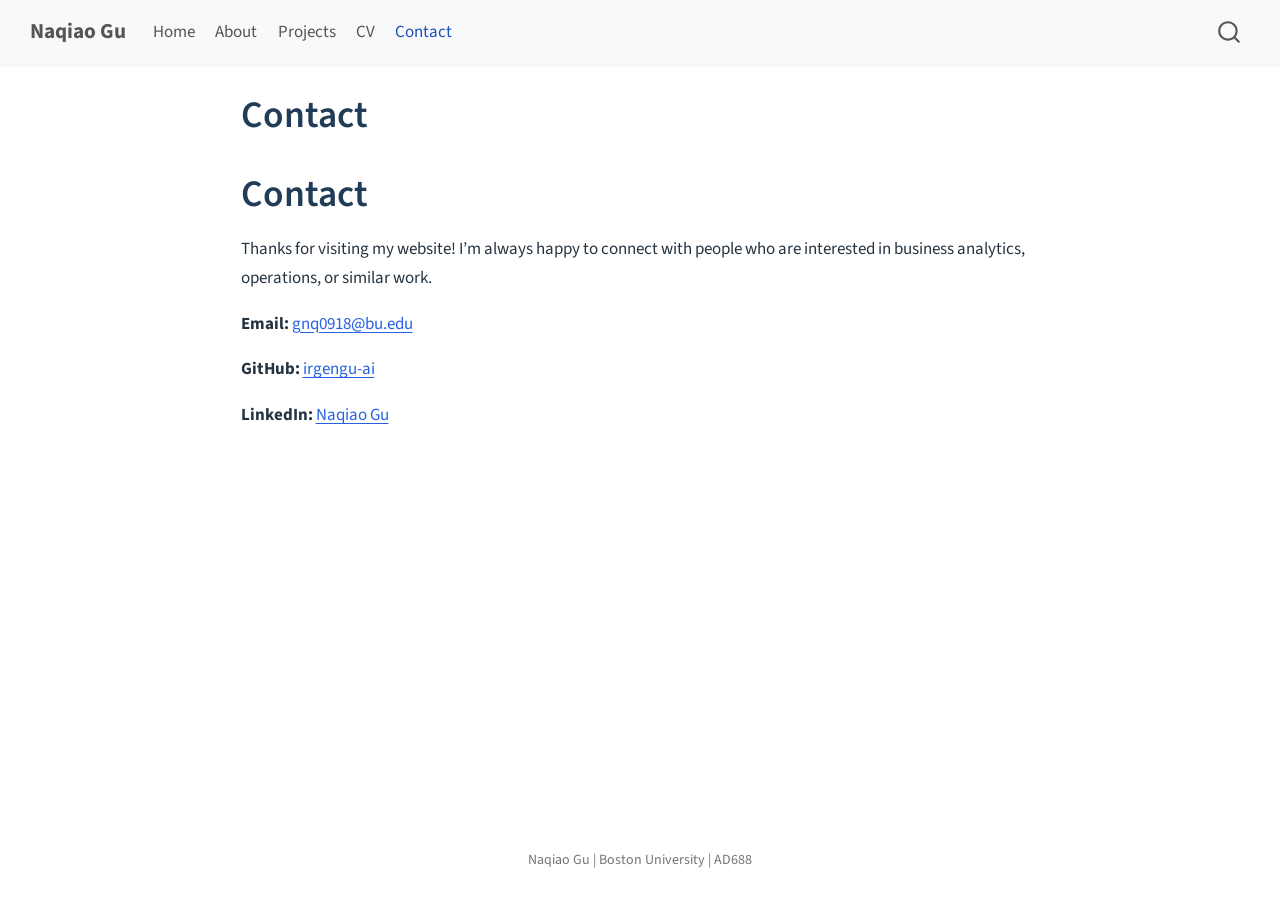
<file: contact.html>
<!DOCTYPE html>
<html xmlns="http://www.w3.org/1999/xhtml" lang="en" xml:lang="en"><head>

<meta charset="utf-8">
<meta name="generator" content="quarto-1.11.9">

<meta name="viewport" content="width=device-width, initial-scale=1.0, user-scalable=yes">


<title>Contact – Naqiao Gu</title>
<style>
/* Default styles provided by pandoc.
** See https://pandoc.org/MANUAL.html#variables-for-html for config info.
*/
span.smallcaps{font-variant: small-caps;}
div.columns{display: flex; gap: 1.5em;}
div.column{flex: auto;}
@media screen {
div.columns{gap: min(4vw, 1.5em);}
div.column{overflow-x: auto;}
}
div.hanging-indent{margin-left: 1.5em; text-indent: -1.5em;}
ul.task-list{list-style: none;}
ul.task-list li input[type="checkbox"] {
  width: 0.8em;
  margin: 0 0.8em 0.2em -1em; /* quarto-specific, see https://github.com/quarto-dev/quarto-cli/issues/4556 */ 
  vertical-align: middle;
}
</style>


<script src="site_libs/quarto-nav/quarto-nav.js"></script>
<script src="site_libs/quarto-nav/headroom.min.js"></script>
<script src="site_libs/clipboard/clipboard.min.js"></script>
<script src="site_libs/quarto-search/autocomplete.umd.js"></script>
<script src="site_libs/quarto-search/fuse.min.js"></script>
<script src="site_libs/quarto-search/quarto-search.js"></script>
<meta name="quarto:offset" content="./">
<script src="site_libs/quarto-html/quarto.js" type="module"></script>
<script src="site_libs/quarto-html/tabsets/tabsets.js" type="module"></script>
<script src="site_libs/quarto-html/scrollable-regions/scrollable-regions.js" type="module"></script>
<script src="site_libs/quarto-html/popper.min.js"></script>
<script src="site_libs/quarto-html/tippy.umd.min.js"></script>
<script src="site_libs/quarto-html/anchor.min.js"></script>
<link href="site_libs/quarto-html/tippy.css" rel="stylesheet">
<link href="site_libs/quarto-html/quarto-syntax-highlighting-63b5708e65d6cd79cd7618c58d0c21e7.css" rel="stylesheet" id="quarto-text-highlighting-styles">
<script src="site_libs/bootstrap/bootstrap.min.js"></script>
<link href="site_libs/bootstrap/bootstrap-icons.css" rel="stylesheet">
<link href="site_libs/bootstrap/bootstrap-cb61c712ca1a7fe70a83faed8e4da2d7.min.css" rel="stylesheet" append-hash="true" id="quarto-bootstrap" data-mode="light">
<script id="quarto-search-options" type="application/json">{
  "location": "navbar",
  "copy-button": false,
  "collapse-after": 3,
  "panel-placement": "end",
  "type": "overlay",
  "limit": 50,
  "keyboard-shortcut": [
    "f",
    "/",
    "s"
  ],
  "show-item-context": false,
  "language": {
    "search-no-results-text": "No results",
    "search-matching-documents-text": "matching documents",
    "search-copy-link-title": "Copy link to search",
    "search-hide-matches-text": "Hide additional matches",
    "search-more-match-text": "more match in this document",
    "search-more-matches-text": "more matches in this document",
    "search-clear-button-title": "Clear",
    "search-text-placeholder": "",
    "search-detached-cancel-button-title": "Cancel",
    "search-submit-button-title": "Submit",
    "search-label": "Search"
  }
}</script>


<link rel="stylesheet" href="styles.css">
</head>

<body class="nav-fixed fullcontent quarto-light"><a id="quarto-skip-link" class="visually-hidden-focusable" href="#quarto-document-content">Skip to main content</a>

<div id="quarto-search-results"></div>
  <header id="quarto-header" class="headroom fixed-top">
    <nav class="navbar navbar-expand-lg " data-bs-theme="dark" aria-label="Site">
      <div class="navbar-container container-fluid">
      <div class="navbar-brand-container mx-auto">
    <a class="navbar-brand" href="./index.html">
    <span class="navbar-title">Naqiao Gu</span>
    </a>
  </div>
          <button class="navbar-toggler" type="button" data-bs-toggle="collapse" data-bs-target="#navbarCollapse" aria-controls="navbarCollapse" aria-expanded="false" aria-label="Toggle navigation" onclick="if (window.quartoToggleHeadroom) { window.quartoToggleHeadroom(); }">
  <span class="navbar-toggler-icon"></span>
</button>
          <div class="collapse navbar-collapse" id="navbarCollapse">
            <ul class="navbar-nav navbar-nav-scroll me-auto">
  <li class="nav-item">
    <a class="nav-link" href="./index.html"> 
<span class="menu-text">Home</span></a>
  </li>  
  <li class="nav-item">
    <a class="nav-link" href="./about.html"> 
<span class="menu-text">About</span></a>
  </li>  
  <li class="nav-item">
    <a class="nav-link" href="./projects.html"> 
<span class="menu-text">Projects</span></a>
  </li>  
  <li class="nav-item">
    <a class="nav-link" href="./cv.html"> 
<span class="menu-text">CV</span></a>
  </li>  
  <li class="nav-item">
    <a class="nav-link active" href="./contact.html" aria-current="page"> 
<span class="menu-text">Contact</span></a>
  </li>  
</ul>
          </div> <!-- /navcollapse -->
            <div class="quarto-navbar-tools">
</div>
            <div id="quarto-search" class="" title="Search"></div>
      </div> <!-- /container-fluid -->
    </nav>
</header>
<!-- content -->
<div id="quarto-content" class="quarto-container page-columns page-rows-contents page-layout-article page-navbar">
<!-- sidebar -->
<!-- margin-sidebar -->
    
<!-- main -->
<main class="content" id="quarto-document-content" tabindex="-1">

<header id="title-block-header" class="quarto-title-block default">
<div class="quarto-title">
<h1 class="title">Contact</h1>
</div>



<div class="quarto-title-meta">

    
  
    
  </div>
  


</header>


<section id="contact" class="level1">
<h1>Contact</h1>
<p>Thanks for visiting my website! I’m always happy to connect with people who are interested in business analytics, operations, or similar work.</p>
<p><strong>Email:</strong> <a href="mailto:gnq0918@bu.edu">gnq0918@bu.edu</a></p>
<p><strong>GitHub:</strong> <a href="https://github.com/irgengu-ai">irgengu-ai</a></p>
<p><strong>LinkedIn:</strong> <a href="https://www.linkedin.com/in/naqiao-gu">Naqiao Gu</a></p>


</section>

</main> <!-- /main -->
<script id="quarto-html-after-body" type="application/javascript">
  window.document.addEventListener("DOMContentLoaded", function (event) {
    const icon = "";
    const anchorJS = new window.AnchorJS();
    anchorJS.options = {
      placement: 'right',
      icon: icon
    };
    anchorJS.add('.anchored');
    const isCodeAnnotation = (el) => {
      for (const clz of el.classList) {
        if (clz.startsWith('code-annotation-')) {                     
          return true;
        }
      }
      return false;
    }
    const onCopySuccess = function(e) {
      // button target
      const button = e.trigger;
      // don't keep focus
      button.blur();
      // flash "checked"
      button.classList.add('code-copy-button-checked');
      var currentTitle = button.getAttribute("title");
      button.setAttribute("title", "Copied!");
      let tooltip;
      if (window.bootstrap) {
        button.setAttribute("data-bs-toggle", "tooltip");
        button.setAttribute("data-bs-placement", "left");
        button.setAttribute("data-bs-title", "Copied!");
        tooltip = new bootstrap.Tooltip(button, 
          { trigger: "manual", 
            customClass: "code-copy-button-tooltip",
            offset: [0, -8]});
        tooltip.show();    
      }
      setTimeout(function() {
        if (tooltip) {
          tooltip.hide();
          button.removeAttribute("data-bs-title");
          button.removeAttribute("data-bs-toggle");
          button.removeAttribute("data-bs-placement");
        }
        button.setAttribute("title", currentTitle);
        button.classList.remove('code-copy-button-checked');
      }, 1000);
      // clear code selection
      e.clearSelection();
    }
    const getTextToCopy = function(trigger) {
      const outerScaffold = trigger.parentElement.cloneNode(true);
      const codeEl = outerScaffold.querySelector('code');
      for (const childEl of codeEl.children) {
        if (isCodeAnnotation(childEl)) {
          childEl.remove();
        }
      }
      return codeEl.innerText;
    }
    const clipboard = new window.ClipboardJS('.code-copy-button:not([data-in-quarto-modal])', {
      text: getTextToCopy
    });
    clipboard.on('success', onCopySuccess);
    if (window.document.getElementById('quarto-embedded-source-code-modal')) {
      const clipboardModal = new window.ClipboardJS('.code-copy-button[data-in-quarto-modal]', {
        text: getTextToCopy,
        container: window.document.getElementById('quarto-embedded-source-code-modal')
      });
      clipboardModal.on('success', onCopySuccess);
    }
      var localhostRegex = new RegExp(/^(?:http|https):\/\/localhost\:?[0-9]*\//);
      var mailtoRegex = new RegExp(/^mailto:/);
        var filterRegex = new RegExp("https:\/\/irgengu-ai\.github\.io\/");
      const newWindowLabel = "(opens in a new tab)";
      const newWindowNoteId = "quarto-ext-newwindow-label";
      // Links reference one hidden label through aria-describedby, so the
      // announcement never changes their accessible name.
      var describeNewWindow = (link) => {
        if (!window.document.getElementById(newWindowNoteId)) {
          var newWindowNote = window.document.createElement("span");
          newWindowNote.id = newWindowNoteId;
          newWindowNote.hidden = true;
          newWindowNote.textContent = newWindowLabel;
          window.document.body.appendChild(newWindowNote);
        }
        var describedBy = (link.getAttribute("aria-describedby") || "").split(/\s+/).filter(Boolean);
        if (!describedBy.includes(newWindowNoteId)) {
          describedBy.push(newWindowNoteId);
          link.setAttribute("aria-describedby", describedBy.join(" "));
        }
      }
      var isInternal = (href) => {
          return filterRegex.test(href) || localhostRegex.test(href) || mailtoRegex.test(href);
      }
      // Inspect non-navigation links and adorn them if external
      window.quartoDecorateExternalLinks = function (root) {
     var links = (root || window.document).querySelectorAll('a[href]:not(.nav-link):not(.navbar-brand):not(.toc-action):not(.sidebar-link):not(.sidebar-item-toggle):not(.pagination-link):not(.no-external):not([aria-hidden]):not(.dropdown-item):not(.quarto-navigation-tool):not(.about-link)');
      for (var i=0; i<links.length; i++) {
        const link = links[i];
        if (!isInternal(link.href)) {
          // undo the damage that might have been done by quarto-nav.js in the case of
          // links that we want to consider external
          if (link.dataset.originalHref !== undefined) {
            link.href = link.dataset.originalHref;
          }
            // target, if specified
            link.setAttribute("target", "_blank");
            if (link.getAttribute("rel") === null) {
              link.setAttribute("rel", "noopener");
            }
            describeNewWindow(link);
          if (!link.classList.contains('no-external-icon')) {
          }
        }
      }
      };
      window.quartoDecorateExternalLinks(window.document);
    // Esc closes the popup (WCAG 1.4.13) and focus leaving both trigger and
    // popup closes it (WCAG 2.4.11); tippy handles neither for interactive popups.
    const hideOnEscAndFocusOut = {
      name: 'hideOnEscAndFocusOut',
      defaultValue: true,
      fn(instance) {
        const dismiss = () => {
          // A show scheduled by the trigger delay would otherwise reopen it
          instance.clearDelayTimeouts();
          instance.hide();
        };
        const onKeyDown = (event) => {
          if (event.key !== 'Escape') {
            return;
          }
          // Keep Esc from also reaching page handlers (e.g. reveal.js overview),
          // except an open reveal.js slide menu, which Esc should close too.
          // The menu handles keys only when its keyboard option is on.
          const menuHandlesEsc = window.Reveal?.getPlugin?.('menu')?.isOpen() &&
            window.Reveal.getConfig().menu?.keyboard !== false;
          if (!menuHandlesEsc) {
            event.stopPropagation();
          }
          if (instance.popper.contains(window.document.activeElement)) {
            // Disabled while refocusing so the focus trigger does not reopen it
            instance.disable();
            instance.reference.focus();
            instance.enable();
          }
          dismiss();
        };
        const onFocusOut = (event) => {
          const target = event.relatedTarget;
          if (target && !instance.reference.contains(target) &&
              !instance.popper.contains(target)) {
            dismiss();
          }
        };
        // On the trigger too: a click trigger (code-annotations: select) has no
        // blur handling. Attached for the instance's lifetime so leaving the
        // trigger also cancels a show still pending on the trigger delay.
        instance.reference.addEventListener('focusout', onFocusOut);
        return {
          onShow() {
            window.document.addEventListener('keydown', onKeyDown, true);
            instance.popper.addEventListener('focusout', onFocusOut);
          },
          onHide() {
            window.document.removeEventListener('keydown', onKeyDown, true);
            instance.popper.removeEventListener('focusout', onFocusOut);
          },
          onDestroy() {
            instance.reference.removeEventListener('focusout', onFocusOut);
          },
        };
      },
    };
    function tippyHover(el, contentFn, onTriggerFn, onUntriggerFn) {
      const config = {
        allowHTML: true,
        maxWidth: 500,
        delay: 100,
        arrow: false,
        appendTo: function(el) {
            return el.parentElement;
        },
        interactive: true,
        interactiveBorder: 10,
        theme: 'quarto',
        placement: 'bottom-start',
        plugins: [hideOnEscAndFocusOut],
      };
      if (contentFn) {
        config.content = contentFn;
      }
      if (onTriggerFn) {
        config.onTrigger = onTriggerFn;
      }
      if (onUntriggerFn) {
        config.onUntrigger = onUntriggerFn;
      }
      window.tippy(el, config); 
    }
    const noterefs = window.document.querySelectorAll('a[role="doc-noteref"]');
    for (var i=0; i<noterefs.length; i++) {
      const ref = noterefs[i];
      tippyHover(ref, function() {
        // use id or data attribute instead here
        let href = ref.getAttribute('data-footnote-href') || ref.getAttribute('href');
        try { href = new URL(href).hash; } catch {}
        const id = href.replace(/^#\/?/, "");
        const note = window.document.getElementById(id);
        if (note) {
          return note.innerHTML;
        } else {
          return "";
        }
      });
    }
    const xrefs = window.document.querySelectorAll('a.quarto-xref');
    const processXRef = (id, note) => {
      // Strip column container classes
      const stripColumnClz = (el) => {
        el.classList.remove("page-full", "page-columns");
        if (el.children) {
          for (const child of el.children) {
            stripColumnClz(child);
          }
        }
      }
      stripColumnClz(note)
      if (id === null || id.startsWith('sec-')) {
        // Special case sections, only their first couple elements
        const container = document.createElement("div");
        if (note.children && note.children.length > 2) {
          container.appendChild(note.children[0].cloneNode(true));
          for (let i = 1; i < note.children.length; i++) {
            const child = note.children[i];
            if (child.tagName === "P" && child.innerText === "") {
              continue;
            } else {
              container.appendChild(child.cloneNode(true));
              break;
            }
          }
          if (window.Quarto?.typesetMath) {
            window.Quarto.typesetMath(container);
          }
          return container.innerHTML
        } else {
          if (window.Quarto?.typesetMath) {
            window.Quarto.typesetMath(note);
          }
          return note.innerHTML;
        }
      } else {
        // Remove any anchor links if they are present
        const anchorLink = note.querySelector('a.anchorjs-link');
        if (anchorLink) {
          anchorLink.remove();
        }
        if (window.Quarto?.typesetMath) {
          window.Quarto.typesetMath(note);
        }
        if (note.classList.contains("callout")) {
          return note.outerHTML;
        } else {
          return note.innerHTML;
        }
      }
    }
    for (var i=0; i<xrefs.length; i++) {
      const xref = xrefs[i];
      tippyHover(xref, undefined, function(instance) {
        instance.disable();
        let url = xref.getAttribute('href');
        let hash = undefined; 
        if (url.startsWith('#')) {
          hash = url;
        } else {
          try { hash = new URL(url).hash; } catch {}
        }
        if (hash) {
          const id = hash.replace(/^#\/?/, "");
          const note = window.document.getElementById(id);
          if (note !== null) {
            try {
              const html = processXRef(id, note.cloneNode(true));
              instance.setContent(html);
            } finally {
              instance.enable();
              instance.show();
            }
          } else {
            // See if we can fetch this
            fetch(url.split('#')[0])
            .then(res => res.text())
            .then(html => {
              const parser = new DOMParser();
              const htmlDoc = parser.parseFromString(html, "text/html");
              const note = htmlDoc.getElementById(id);
              if (note !== null) {
                const html = processXRef(id, note);
                instance.setContent(html);
              } 
            }).finally(() => {
              instance.enable();
              instance.show();
            });
          }
        } else {
          // See if we can fetch a full url (with no hash to target)
          // This is a special case and we should probably do some content thinning / targeting
          fetch(url)
          .then(res => res.text())
          .then(html => {
            const parser = new DOMParser();
            const htmlDoc = parser.parseFromString(html, "text/html");
            const note = htmlDoc.querySelector('main.content');
            if (note !== null) {
              // This should only happen for chapter cross references
              // (since there is no id in the URL)
              // remove the first header
              if (note.children.length > 0 && note.children[0].tagName === "HEADER") {
                note.children[0].remove();
              }
              const html = processXRef(null, note);
              instance.setContent(html);
            } 
          }).finally(() => {
            instance.enable();
            instance.show();
          });
        }
      }, function(instance) {
      });
    }
        let selectedAnnoteEl;
        const selectorForAnnotation = ( cell, annotation) => {
          let cellAttr = 'data-code-cell="' + cell + '"';
          let lineAttr = 'data-code-annotation="' +  annotation + '"';
          const selector = 'span[' + cellAttr + '][' + lineAttr + ']';
          return selector;
        }
        const selectCodeLines = (annoteEl) => {
          const doc = window.document;
          const targetCell = annoteEl.getAttribute("data-target-cell");
          const targetAnnotation = annoteEl.getAttribute("data-target-annotation");
          const annoteSpan = window.document.querySelector(selectorForAnnotation(targetCell, targetAnnotation));
          const lines = annoteSpan.getAttribute("data-code-lines").split(",");
          const lineIds = lines.map((line) => {
            return targetCell + "-" + line;
          })
          // Each band is positioned against its own containing block, which is
          // not the offsetParent of the lines, so place it from client rects.
          const placeBand = (band, firstEl, lastEl, codeBlock) => {
            const container = band.offsetParent;
            if (container === null) {
              return;
            }
            const containerRect = container.getBoundingClientRect();
            // Reveal.js scales slides with a transform, so convert client
            // pixels back to the CSS pixels of the container.
            const scale = containerRect.height / container.offsetHeight || 1;
            const firstRect = firstEl.getBoundingClientRect();
            const lastRect = lastEl.getBoundingClientRect();
            const top = (firstRect.top - containerRect.top) / scale - container.clientTop + container.scrollTop;
            const height = (lastRect.bottom - firstRect.top) / scale;
            band.style.top = top - 2 + "px";
            band.style.height = height + 4 + "px";
            if (codeBlock) {
              // Without the copy button wrapper, the containing block is wider
              // than the code block, so span the code block explicitly.
              const blockRect = codeBlock.getBoundingClientRect();
              band.style.left = (blockRect.left - containerRect.left) / scale - container.clientLeft + container.scrollLeft + "px";
              band.style.width = blockRect.width / scale + "px";
            }
          };
          if (lineIds.length > 0) {
            const el = window.document.getElementById(lineIds[0]);
            const lastEl = window.document.getElementById(lineIds[lineIds.length - 1]);
            const parent = el.parentElement.parentElement;
            // cook up a div (if necessary) and position it
            let div = window.document.getElementById("code-annotation-line-highlight");
            if (div === null) {
              div = window.document.createElement("div");
              div.setAttribute("id", "code-annotation-line-highlight");
              div.style.position = 'absolute';
              parent.appendChild(div);
            }
            placeBand(div, el, lastEl, parent.closest("div.sourceCode") || parent);
            let gutterDiv = window.document.getElementById("code-annotation-line-highlight-gutter");
            if (gutterDiv === null) {
              gutterDiv = window.document.createElement("div");
              gutterDiv.setAttribute("id", "code-annotation-line-highlight-gutter");
              gutterDiv.style.position = 'absolute';
              const codeCell = window.document.getElementById(targetCell);
              const gutter = codeCell.querySelector('.code-annotation-gutter');
              gutter.appendChild(gutterDiv);
            }
            placeBand(gutterDiv, el, lastEl);
            selectedAnnoteEl = annoteEl;
          }
        };
        const unselectCodeLines = () => {
          const elementsIds = ["code-annotation-line-highlight", "code-annotation-line-highlight-gutter"];
          elementsIds.forEach((elId) => {
            const div = window.document.getElementById(elId);
            if (div) {
              div.remove();
            }
          });
          selectedAnnoteEl = undefined;
        };
          // Handle positioning of the toggle
      window.addEventListener(
        "resize",
        throttle(() => {
          elRect = undefined;
          if (selectedAnnoteEl) {
            selectCodeLines(selectedAnnoteEl);
          }
        }, 10)
      );
      function throttle(fn, ms) {
      let throttle = false;
      let timer;
        return (...args) => {
          if(!throttle) { // first call gets through
              fn.apply(this, args);
              throttle = true;
          } else { // all the others get throttled
              if(timer) clearTimeout(timer); // cancel #2
              timer = setTimeout(() => {
                fn.apply(this, args);
                timer = throttle = false;
              }, ms);
          }
        };
      }
        // Attach click handler to the DT
        const annoteDls = window.document.querySelectorAll('dt[data-target-cell]');
        for (const annoteDlNode of annoteDls) {
          annoteDlNode.addEventListener('click', (event) => {
            const clickedEl = event.target;
            if (clickedEl !== selectedAnnoteEl) {
              unselectCodeLines();
              const activeEl = window.document.querySelector('dt[data-target-cell].code-annotation-active');
              if (activeEl) {
                activeEl.classList.remove('code-annotation-active');
              }
              selectCodeLines(clickedEl);
              clickedEl.classList.add('code-annotation-active');
            } else {
              // Unselect the line
              unselectCodeLines();
              clickedEl.classList.remove('code-annotation-active');
            }
          });
        }
    const findCites = (el) => {
      const parentEl = el.parentElement;
      if (parentEl) {
        const cites = parentEl.dataset.cites;
        if (cites) {
          return {
            el,
            cites: cites.split(' ')
          };
        } else {
          return findCites(el.parentElement)
        }
      } else {
        return undefined;
      }
    };
    var bibliorefs = window.document.querySelectorAll('a[role="doc-biblioref"]');
    for (var i=0; i<bibliorefs.length; i++) {
      const ref = bibliorefs[i];
      const citeInfo = findCites(ref);
      if (citeInfo) {
        tippyHover(citeInfo.el, function() {
          var popup = window.document.createElement('div');
          citeInfo.cites.forEach(function(cite) {
            var citeDiv = window.document.createElement('div');
            citeDiv.classList.add('hanging-indent');
            citeDiv.classList.add('csl-entry');
            var biblioDiv = window.document.getElementById('ref-' + cite);
            if (biblioDiv) {
              citeDiv.innerHTML = biblioDiv.innerHTML;
            }
            popup.appendChild(citeDiv);
          });
          return popup.innerHTML;
        });
      }
    }
  });
  </script>
  <script type="application/javascript">
  window.quartoScrollableRegionsLabels = {"code":"Scrollable code","output":"Scrollable output"};
  </script>
</div> <!-- /content -->
<footer class="footer">
  <div class="nav-footer">
    <div class="nav-footer-left">
      &nbsp;
    </div>   
    <div class="nav-footer-center">
<p>Naqiao Gu | Boston University | AD688</p>
</div>
    <div class="nav-footer-right">
      &nbsp;
    </div>
  </div>
</footer>




</body></html>
</file>
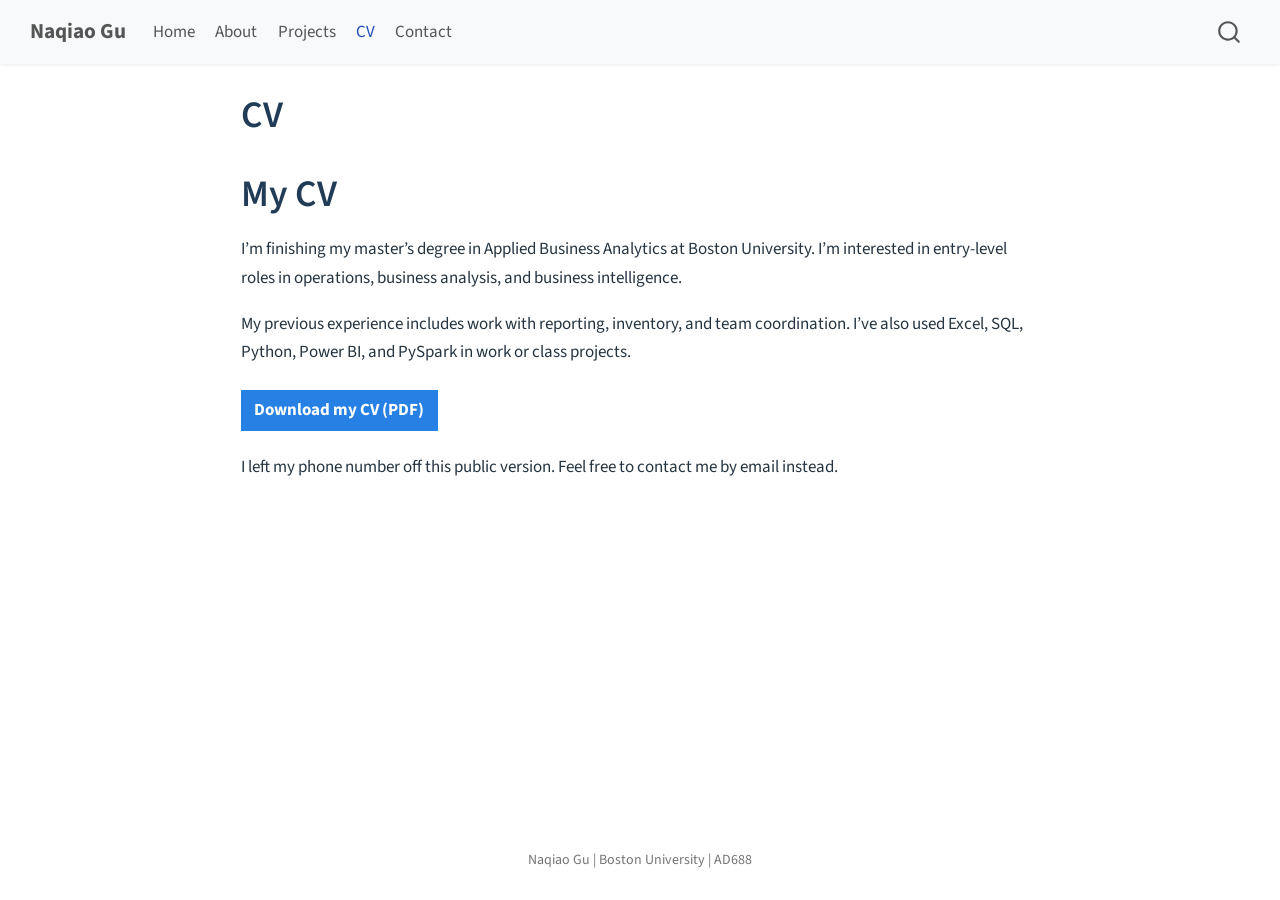
<file: cv.html>
<!DOCTYPE html>
<html xmlns="http://www.w3.org/1999/xhtml" lang="en" xml:lang="en"><head>

<meta charset="utf-8">
<meta name="generator" content="quarto-1.11.9">

<meta name="viewport" content="width=device-width, initial-scale=1.0, user-scalable=yes">


<title>CV – Naqiao Gu</title>
<style>
/* Default styles provided by pandoc.
** See https://pandoc.org/MANUAL.html#variables-for-html for config info.
*/
span.smallcaps{font-variant: small-caps;}
div.columns{display: flex; gap: 1.5em;}
div.column{flex: auto;}
@media screen {
div.columns{gap: min(4vw, 1.5em);}
div.column{overflow-x: auto;}
}
div.hanging-indent{margin-left: 1.5em; text-indent: -1.5em;}
ul.task-list{list-style: none;}
ul.task-list li input[type="checkbox"] {
  width: 0.8em;
  margin: 0 0.8em 0.2em -1em; /* quarto-specific, see https://github.com/quarto-dev/quarto-cli/issues/4556 */ 
  vertical-align: middle;
}
</style>


<script src="site_libs/quarto-nav/quarto-nav.js"></script>
<script src="site_libs/quarto-nav/headroom.min.js"></script>
<script src="site_libs/clipboard/clipboard.min.js"></script>
<script src="site_libs/quarto-search/autocomplete.umd.js"></script>
<script src="site_libs/quarto-search/fuse.min.js"></script>
<script src="site_libs/quarto-search/quarto-search.js"></script>
<meta name="quarto:offset" content="./">
<script src="site_libs/quarto-html/quarto.js" type="module"></script>
<script src="site_libs/quarto-html/tabsets/tabsets.js" type="module"></script>
<script src="site_libs/quarto-html/scrollable-regions/scrollable-regions.js" type="module"></script>
<script src="site_libs/quarto-html/popper.min.js"></script>
<script src="site_libs/quarto-html/tippy.umd.min.js"></script>
<script src="site_libs/quarto-html/anchor.min.js"></script>
<link href="site_libs/quarto-html/tippy.css" rel="stylesheet">
<link href="site_libs/quarto-html/quarto-syntax-highlighting-63b5708e65d6cd79cd7618c58d0c21e7.css" rel="stylesheet" id="quarto-text-highlighting-styles">
<script src="site_libs/bootstrap/bootstrap.min.js"></script>
<link href="site_libs/bootstrap/bootstrap-icons.css" rel="stylesheet">
<link href="site_libs/bootstrap/bootstrap-cb61c712ca1a7fe70a83faed8e4da2d7.min.css" rel="stylesheet" append-hash="true" id="quarto-bootstrap" data-mode="light">
<script id="quarto-search-options" type="application/json">{
  "location": "navbar",
  "copy-button": false,
  "collapse-after": 3,
  "panel-placement": "end",
  "type": "overlay",
  "limit": 50,
  "keyboard-shortcut": [
    "f",
    "/",
    "s"
  ],
  "show-item-context": false,
  "language": {
    "search-no-results-text": "No results",
    "search-matching-documents-text": "matching documents",
    "search-copy-link-title": "Copy link to search",
    "search-hide-matches-text": "Hide additional matches",
    "search-more-match-text": "more match in this document",
    "search-more-matches-text": "more matches in this document",
    "search-clear-button-title": "Clear",
    "search-text-placeholder": "",
    "search-detached-cancel-button-title": "Cancel",
    "search-submit-button-title": "Submit",
    "search-label": "Search"
  }
}</script>


<link rel="stylesheet" href="styles.css">
</head>

<body class="nav-fixed fullcontent quarto-light"><a id="quarto-skip-link" class="visually-hidden-focusable" href="#quarto-document-content">Skip to main content</a>

<div id="quarto-search-results"></div>
  <header id="quarto-header" class="headroom fixed-top">
    <nav class="navbar navbar-expand-lg " data-bs-theme="dark" aria-label="Site">
      <div class="navbar-container container-fluid">
      <div class="navbar-brand-container mx-auto">
    <a class="navbar-brand" href="./index.html">
    <span class="navbar-title">Naqiao Gu</span>
    </a>
  </div>
          <button class="navbar-toggler" type="button" data-bs-toggle="collapse" data-bs-target="#navbarCollapse" aria-controls="navbarCollapse" aria-expanded="false" aria-label="Toggle navigation" onclick="if (window.quartoToggleHeadroom) { window.quartoToggleHeadroom(); }">
  <span class="navbar-toggler-icon"></span>
</button>
          <div class="collapse navbar-collapse" id="navbarCollapse">
            <ul class="navbar-nav navbar-nav-scroll me-auto">
  <li class="nav-item">
    <a class="nav-link" href="./index.html"> 
<span class="menu-text">Home</span></a>
  </li>  
  <li class="nav-item">
    <a class="nav-link" href="./about.html"> 
<span class="menu-text">About</span></a>
  </li>  
  <li class="nav-item">
    <a class="nav-link" href="./projects.html"> 
<span class="menu-text">Projects</span></a>
  </li>  
  <li class="nav-item">
    <a class="nav-link active" href="./cv.html" aria-current="page"> 
<span class="menu-text">CV</span></a>
  </li>  
  <li class="nav-item">
    <a class="nav-link" href="./contact.html"> 
<span class="menu-text">Contact</span></a>
  </li>  
</ul>
          </div> <!-- /navcollapse -->
            <div class="quarto-navbar-tools">
</div>
            <div id="quarto-search" class="" title="Search"></div>
      </div> <!-- /container-fluid -->
    </nav>
</header>
<!-- content -->
<div id="quarto-content" class="quarto-container page-columns page-rows-contents page-layout-article page-navbar">
<!-- sidebar -->
<!-- margin-sidebar -->
    
<!-- main -->
<main class="content" id="quarto-document-content" tabindex="-1">

<header id="title-block-header" class="quarto-title-block default">
<div class="quarto-title">
<h1 class="title">CV</h1>
</div>



<div class="quarto-title-meta">

    
  
    
  </div>
  


</header>


<section id="my-cv" class="level1">
<h1>My CV</h1>
<p>I’m finishing my master’s degree in Applied Business Analytics at Boston University. I’m interested in entry-level roles in operations, business analysis, and business intelligence.</p>
<p>My previous experience includes work with reporting, inventory, and team coordination. I’ve also used Excel, SQL, Python, Power BI, and PySpark in work or class projects.</p>
<p><a href="Naqiao_Gu_CV.pdf" class="btn btn-primary"><strong>Download my CV (PDF)</strong></a></p>
<p>I left my phone number off this public version. Feel free to contact me by email instead.</p>


</section>

</main> <!-- /main -->
<script id="quarto-html-after-body" type="application/javascript">
  window.document.addEventListener("DOMContentLoaded", function (event) {
    const icon = "";
    const anchorJS = new window.AnchorJS();
    anchorJS.options = {
      placement: 'right',
      icon: icon
    };
    anchorJS.add('.anchored');
    const isCodeAnnotation = (el) => {
      for (const clz of el.classList) {
        if (clz.startsWith('code-annotation-')) {                     
          return true;
        }
      }
      return false;
    }
    const onCopySuccess = function(e) {
      // button target
      const button = e.trigger;
      // don't keep focus
      button.blur();
      // flash "checked"
      button.classList.add('code-copy-button-checked');
      var currentTitle = button.getAttribute("title");
      button.setAttribute("title", "Copied!");
      let tooltip;
      if (window.bootstrap) {
        button.setAttribute("data-bs-toggle", "tooltip");
        button.setAttribute("data-bs-placement", "left");
        button.setAttribute("data-bs-title", "Copied!");
        tooltip = new bootstrap.Tooltip(button, 
          { trigger: "manual", 
            customClass: "code-copy-button-tooltip",
            offset: [0, -8]});
        tooltip.show();    
      }
      setTimeout(function() {
        if (tooltip) {
          tooltip.hide();
          button.removeAttribute("data-bs-title");
          button.removeAttribute("data-bs-toggle");
          button.removeAttribute("data-bs-placement");
        }
        button.setAttribute("title", currentTitle);
        button.classList.remove('code-copy-button-checked');
      }, 1000);
      // clear code selection
      e.clearSelection();
    }
    const getTextToCopy = function(trigger) {
      const outerScaffold = trigger.parentElement.cloneNode(true);
      const codeEl = outerScaffold.querySelector('code');
      for (const childEl of codeEl.children) {
        if (isCodeAnnotation(childEl)) {
          childEl.remove();
        }
      }
      return codeEl.innerText;
    }
    const clipboard = new window.ClipboardJS('.code-copy-button:not([data-in-quarto-modal])', {
      text: getTextToCopy
    });
    clipboard.on('success', onCopySuccess);
    if (window.document.getElementById('quarto-embedded-source-code-modal')) {
      const clipboardModal = new window.ClipboardJS('.code-copy-button[data-in-quarto-modal]', {
        text: getTextToCopy,
        container: window.document.getElementById('quarto-embedded-source-code-modal')
      });
      clipboardModal.on('success', onCopySuccess);
    }
      var localhostRegex = new RegExp(/^(?:http|https):\/\/localhost\:?[0-9]*\//);
      var mailtoRegex = new RegExp(/^mailto:/);
        var filterRegex = new RegExp("https:\/\/irgengu-ai\.github\.io\/");
      const newWindowLabel = "(opens in a new tab)";
      const newWindowNoteId = "quarto-ext-newwindow-label";
      // Links reference one hidden label through aria-describedby, so the
      // announcement never changes their accessible name.
      var describeNewWindow = (link) => {
        if (!window.document.getElementById(newWindowNoteId)) {
          var newWindowNote = window.document.createElement("span");
          newWindowNote.id = newWindowNoteId;
          newWindowNote.hidden = true;
          newWindowNote.textContent = newWindowLabel;
          window.document.body.appendChild(newWindowNote);
        }
        var describedBy = (link.getAttribute("aria-describedby") || "").split(/\s+/).filter(Boolean);
        if (!describedBy.includes(newWindowNoteId)) {
          describedBy.push(newWindowNoteId);
          link.setAttribute("aria-describedby", describedBy.join(" "));
        }
      }
      var isInternal = (href) => {
          return filterRegex.test(href) || localhostRegex.test(href) || mailtoRegex.test(href);
      }
      // Inspect non-navigation links and adorn them if external
      window.quartoDecorateExternalLinks = function (root) {
     var links = (root || window.document).querySelectorAll('a[href]:not(.nav-link):not(.navbar-brand):not(.toc-action):not(.sidebar-link):not(.sidebar-item-toggle):not(.pagination-link):not(.no-external):not([aria-hidden]):not(.dropdown-item):not(.quarto-navigation-tool):not(.about-link)');
      for (var i=0; i<links.length; i++) {
        const link = links[i];
        if (!isInternal(link.href)) {
          // undo the damage that might have been done by quarto-nav.js in the case of
          // links that we want to consider external
          if (link.dataset.originalHref !== undefined) {
            link.href = link.dataset.originalHref;
          }
            // target, if specified
            link.setAttribute("target", "_blank");
            if (link.getAttribute("rel") === null) {
              link.setAttribute("rel", "noopener");
            }
            describeNewWindow(link);
          if (!link.classList.contains('no-external-icon')) {
          }
        }
      }
      };
      window.quartoDecorateExternalLinks(window.document);
    // Esc closes the popup (WCAG 1.4.13) and focus leaving both trigger and
    // popup closes it (WCAG 2.4.11); tippy handles neither for interactive popups.
    const hideOnEscAndFocusOut = {
      name: 'hideOnEscAndFocusOut',
      defaultValue: true,
      fn(instance) {
        const dismiss = () => {
          // A show scheduled by the trigger delay would otherwise reopen it
          instance.clearDelayTimeouts();
          instance.hide();
        };
        const onKeyDown = (event) => {
          if (event.key !== 'Escape') {
            return;
          }
          // Keep Esc from also reaching page handlers (e.g. reveal.js overview),
          // except an open reveal.js slide menu, which Esc should close too.
          // The menu handles keys only when its keyboard option is on.
          const menuHandlesEsc = window.Reveal?.getPlugin?.('menu')?.isOpen() &&
            window.Reveal.getConfig().menu?.keyboard !== false;
          if (!menuHandlesEsc) {
            event.stopPropagation();
          }
          if (instance.popper.contains(window.document.activeElement)) {
            // Disabled while refocusing so the focus trigger does not reopen it
            instance.disable();
            instance.reference.focus();
            instance.enable();
          }
          dismiss();
        };
        const onFocusOut = (event) => {
          const target = event.relatedTarget;
          if (target && !instance.reference.contains(target) &&
              !instance.popper.contains(target)) {
            dismiss();
          }
        };
        // On the trigger too: a click trigger (code-annotations: select) has no
        // blur handling. Attached for the instance's lifetime so leaving the
        // trigger also cancels a show still pending on the trigger delay.
        instance.reference.addEventListener('focusout', onFocusOut);
        return {
          onShow() {
            window.document.addEventListener('keydown', onKeyDown, true);
            instance.popper.addEventListener('focusout', onFocusOut);
          },
          onHide() {
            window.document.removeEventListener('keydown', onKeyDown, true);
            instance.popper.removeEventListener('focusout', onFocusOut);
          },
          onDestroy() {
            instance.reference.removeEventListener('focusout', onFocusOut);
          },
        };
      },
    };
    function tippyHover(el, contentFn, onTriggerFn, onUntriggerFn) {
      const config = {
        allowHTML: true,
        maxWidth: 500,
        delay: 100,
        arrow: false,
        appendTo: function(el) {
            return el.parentElement;
        },
        interactive: true,
        interactiveBorder: 10,
        theme: 'quarto',
        placement: 'bottom-start',
        plugins: [hideOnEscAndFocusOut],
      };
      if (contentFn) {
        config.content = contentFn;
      }
      if (onTriggerFn) {
        config.onTrigger = onTriggerFn;
      }
      if (onUntriggerFn) {
        config.onUntrigger = onUntriggerFn;
      }
      window.tippy(el, config); 
    }
    const noterefs = window.document.querySelectorAll('a[role="doc-noteref"]');
    for (var i=0; i<noterefs.length; i++) {
      const ref = noterefs[i];
      tippyHover(ref, function() {
        // use id or data attribute instead here
        let href = ref.getAttribute('data-footnote-href') || ref.getAttribute('href');
        try { href = new URL(href).hash; } catch {}
        const id = href.replace(/^#\/?/, "");
        const note = window.document.getElementById(id);
        if (note) {
          return note.innerHTML;
        } else {
          return "";
        }
      });
    }
    const xrefs = window.document.querySelectorAll('a.quarto-xref');
    const processXRef = (id, note) => {
      // Strip column container classes
      const stripColumnClz = (el) => {
        el.classList.remove("page-full", "page-columns");
        if (el.children) {
          for (const child of el.children) {
            stripColumnClz(child);
          }
        }
      }
      stripColumnClz(note)
      if (id === null || id.startsWith('sec-')) {
        // Special case sections, only their first couple elements
        const container = document.createElement("div");
        if (note.children && note.children.length > 2) {
          container.appendChild(note.children[0].cloneNode(true));
          for (let i = 1; i < note.children.length; i++) {
            const child = note.children[i];
            if (child.tagName === "P" && child.innerText === "") {
              continue;
            } else {
              container.appendChild(child.cloneNode(true));
              break;
            }
          }
          if (window.Quarto?.typesetMath) {
            window.Quarto.typesetMath(container);
          }
          return container.innerHTML
        } else {
          if (window.Quarto?.typesetMath) {
            window.Quarto.typesetMath(note);
          }
          return note.innerHTML;
        }
      } else {
        // Remove any anchor links if they are present
        const anchorLink = note.querySelector('a.anchorjs-link');
        if (anchorLink) {
          anchorLink.remove();
        }
        if (window.Quarto?.typesetMath) {
          window.Quarto.typesetMath(note);
        }
        if (note.classList.contains("callout")) {
          return note.outerHTML;
        } else {
          return note.innerHTML;
        }
      }
    }
    for (var i=0; i<xrefs.length; i++) {
      const xref = xrefs[i];
      tippyHover(xref, undefined, function(instance) {
        instance.disable();
        let url = xref.getAttribute('href');
        let hash = undefined; 
        if (url.startsWith('#')) {
          hash = url;
        } else {
          try { hash = new URL(url).hash; } catch {}
        }
        if (hash) {
          const id = hash.replace(/^#\/?/, "");
          const note = window.document.getElementById(id);
          if (note !== null) {
            try {
              const html = processXRef(id, note.cloneNode(true));
              instance.setContent(html);
            } finally {
              instance.enable();
              instance.show();
            }
          } else {
            // See if we can fetch this
            fetch(url.split('#')[0])
            .then(res => res.text())
            .then(html => {
              const parser = new DOMParser();
              const htmlDoc = parser.parseFromString(html, "text/html");
              const note = htmlDoc.getElementById(id);
              if (note !== null) {
                const html = processXRef(id, note);
                instance.setContent(html);
              } 
            }).finally(() => {
              instance.enable();
              instance.show();
            });
          }
        } else {
          // See if we can fetch a full url (with no hash to target)
          // This is a special case and we should probably do some content thinning / targeting
          fetch(url)
          .then(res => res.text())
          .then(html => {
            const parser = new DOMParser();
            const htmlDoc = parser.parseFromString(html, "text/html");
            const note = htmlDoc.querySelector('main.content');
            if (note !== null) {
              // This should only happen for chapter cross references
              // (since there is no id in the URL)
              // remove the first header
              if (note.children.length > 0 && note.children[0].tagName === "HEADER") {
                note.children[0].remove();
              }
              const html = processXRef(null, note);
              instance.setContent(html);
            } 
          }).finally(() => {
            instance.enable();
            instance.show();
          });
        }
      }, function(instance) {
      });
    }
        let selectedAnnoteEl;
        const selectorForAnnotation = ( cell, annotation) => {
          let cellAttr = 'data-code-cell="' + cell + '"';
          let lineAttr = 'data-code-annotation="' +  annotation + '"';
          const selector = 'span[' + cellAttr + '][' + lineAttr + ']';
          return selector;
        }
        const selectCodeLines = (annoteEl) => {
          const doc = window.document;
          const targetCell = annoteEl.getAttribute("data-target-cell");
          const targetAnnotation = annoteEl.getAttribute("data-target-annotation");
          const annoteSpan = window.document.querySelector(selectorForAnnotation(targetCell, targetAnnotation));
          const lines = annoteSpan.getAttribute("data-code-lines").split(",");
          const lineIds = lines.map((line) => {
            return targetCell + "-" + line;
          })
          // Each band is positioned against its own containing block, which is
          // not the offsetParent of the lines, so place it from client rects.
          const placeBand = (band, firstEl, lastEl, codeBlock) => {
            const container = band.offsetParent;
            if (container === null) {
              return;
            }
            const containerRect = container.getBoundingClientRect();
            // Reveal.js scales slides with a transform, so convert client
            // pixels back to the CSS pixels of the container.
            const scale = containerRect.height / container.offsetHeight || 1;
            const firstRect = firstEl.getBoundingClientRect();
            const lastRect = lastEl.getBoundingClientRect();
            const top = (firstRect.top - containerRect.top) / scale - container.clientTop + container.scrollTop;
            const height = (lastRect.bottom - firstRect.top) / scale;
            band.style.top = top - 2 + "px";
            band.style.height = height + 4 + "px";
            if (codeBlock) {
              // Without the copy button wrapper, the containing block is wider
              // than the code block, so span the code block explicitly.
              const blockRect = codeBlock.getBoundingClientRect();
              band.style.left = (blockRect.left - containerRect.left) / scale - container.clientLeft + container.scrollLeft + "px";
              band.style.width = blockRect.width / scale + "px";
            }
          };
          if (lineIds.length > 0) {
            const el = window.document.getElementById(lineIds[0]);
            const lastEl = window.document.getElementById(lineIds[lineIds.length - 1]);
            const parent = el.parentElement.parentElement;
            // cook up a div (if necessary) and position it
            let div = window.document.getElementById("code-annotation-line-highlight");
            if (div === null) {
              div = window.document.createElement("div");
              div.setAttribute("id", "code-annotation-line-highlight");
              div.style.position = 'absolute';
              parent.appendChild(div);
            }
            placeBand(div, el, lastEl, parent.closest("div.sourceCode") || parent);
            let gutterDiv = window.document.getElementById("code-annotation-line-highlight-gutter");
            if (gutterDiv === null) {
              gutterDiv = window.document.createElement("div");
              gutterDiv.setAttribute("id", "code-annotation-line-highlight-gutter");
              gutterDiv.style.position = 'absolute';
              const codeCell = window.document.getElementById(targetCell);
              const gutter = codeCell.querySelector('.code-annotation-gutter');
              gutter.appendChild(gutterDiv);
            }
            placeBand(gutterDiv, el, lastEl);
            selectedAnnoteEl = annoteEl;
          }
        };
        const unselectCodeLines = () => {
          const elementsIds = ["code-annotation-line-highlight", "code-annotation-line-highlight-gutter"];
          elementsIds.forEach((elId) => {
            const div = window.document.getElementById(elId);
            if (div) {
              div.remove();
            }
          });
          selectedAnnoteEl = undefined;
        };
          // Handle positioning of the toggle
      window.addEventListener(
        "resize",
        throttle(() => {
          elRect = undefined;
          if (selectedAnnoteEl) {
            selectCodeLines(selectedAnnoteEl);
          }
        }, 10)
      );
      function throttle(fn, ms) {
      let throttle = false;
      let timer;
        return (...args) => {
          if(!throttle) { // first call gets through
              fn.apply(this, args);
              throttle = true;
          } else { // all the others get throttled
              if(timer) clearTimeout(timer); // cancel #2
              timer = setTimeout(() => {
                fn.apply(this, args);
                timer = throttle = false;
              }, ms);
          }
        };
      }
        // Attach click handler to the DT
        const annoteDls = window.document.querySelectorAll('dt[data-target-cell]');
        for (const annoteDlNode of annoteDls) {
          annoteDlNode.addEventListener('click', (event) => {
            const clickedEl = event.target;
            if (clickedEl !== selectedAnnoteEl) {
              unselectCodeLines();
              const activeEl = window.document.querySelector('dt[data-target-cell].code-annotation-active');
              if (activeEl) {
                activeEl.classList.remove('code-annotation-active');
              }
              selectCodeLines(clickedEl);
              clickedEl.classList.add('code-annotation-active');
            } else {
              // Unselect the line
              unselectCodeLines();
              clickedEl.classList.remove('code-annotation-active');
            }
          });
        }
    const findCites = (el) => {
      const parentEl = el.parentElement;
      if (parentEl) {
        const cites = parentEl.dataset.cites;
        if (cites) {
          return {
            el,
            cites: cites.split(' ')
          };
        } else {
          return findCites(el.parentElement)
        }
      } else {
        return undefined;
      }
    };
    var bibliorefs = window.document.querySelectorAll('a[role="doc-biblioref"]');
    for (var i=0; i<bibliorefs.length; i++) {
      const ref = bibliorefs[i];
      const citeInfo = findCites(ref);
      if (citeInfo) {
        tippyHover(citeInfo.el, function() {
          var popup = window.document.createElement('div');
          citeInfo.cites.forEach(function(cite) {
            var citeDiv = window.document.createElement('div');
            citeDiv.classList.add('hanging-indent');
            citeDiv.classList.add('csl-entry');
            var biblioDiv = window.document.getElementById('ref-' + cite);
            if (biblioDiv) {
              citeDiv.innerHTML = biblioDiv.innerHTML;
            }
            popup.appendChild(citeDiv);
          });
          return popup.innerHTML;
        });
      }
    }
  });
  </script>
  <script type="application/javascript">
  window.quartoScrollableRegionsLabels = {"code":"Scrollable code","output":"Scrollable output"};
  </script>
</div> <!-- /content -->
<footer class="footer">
  <div class="nav-footer">
    <div class="nav-footer-left">
      &nbsp;
    </div>   
    <div class="nav-footer-center">
<p>Naqiao Gu | Boston University | AD688</p>
</div>
    <div class="nav-footer-right">
      &nbsp;
    </div>
  </div>
</footer>




</body></html>
</file>
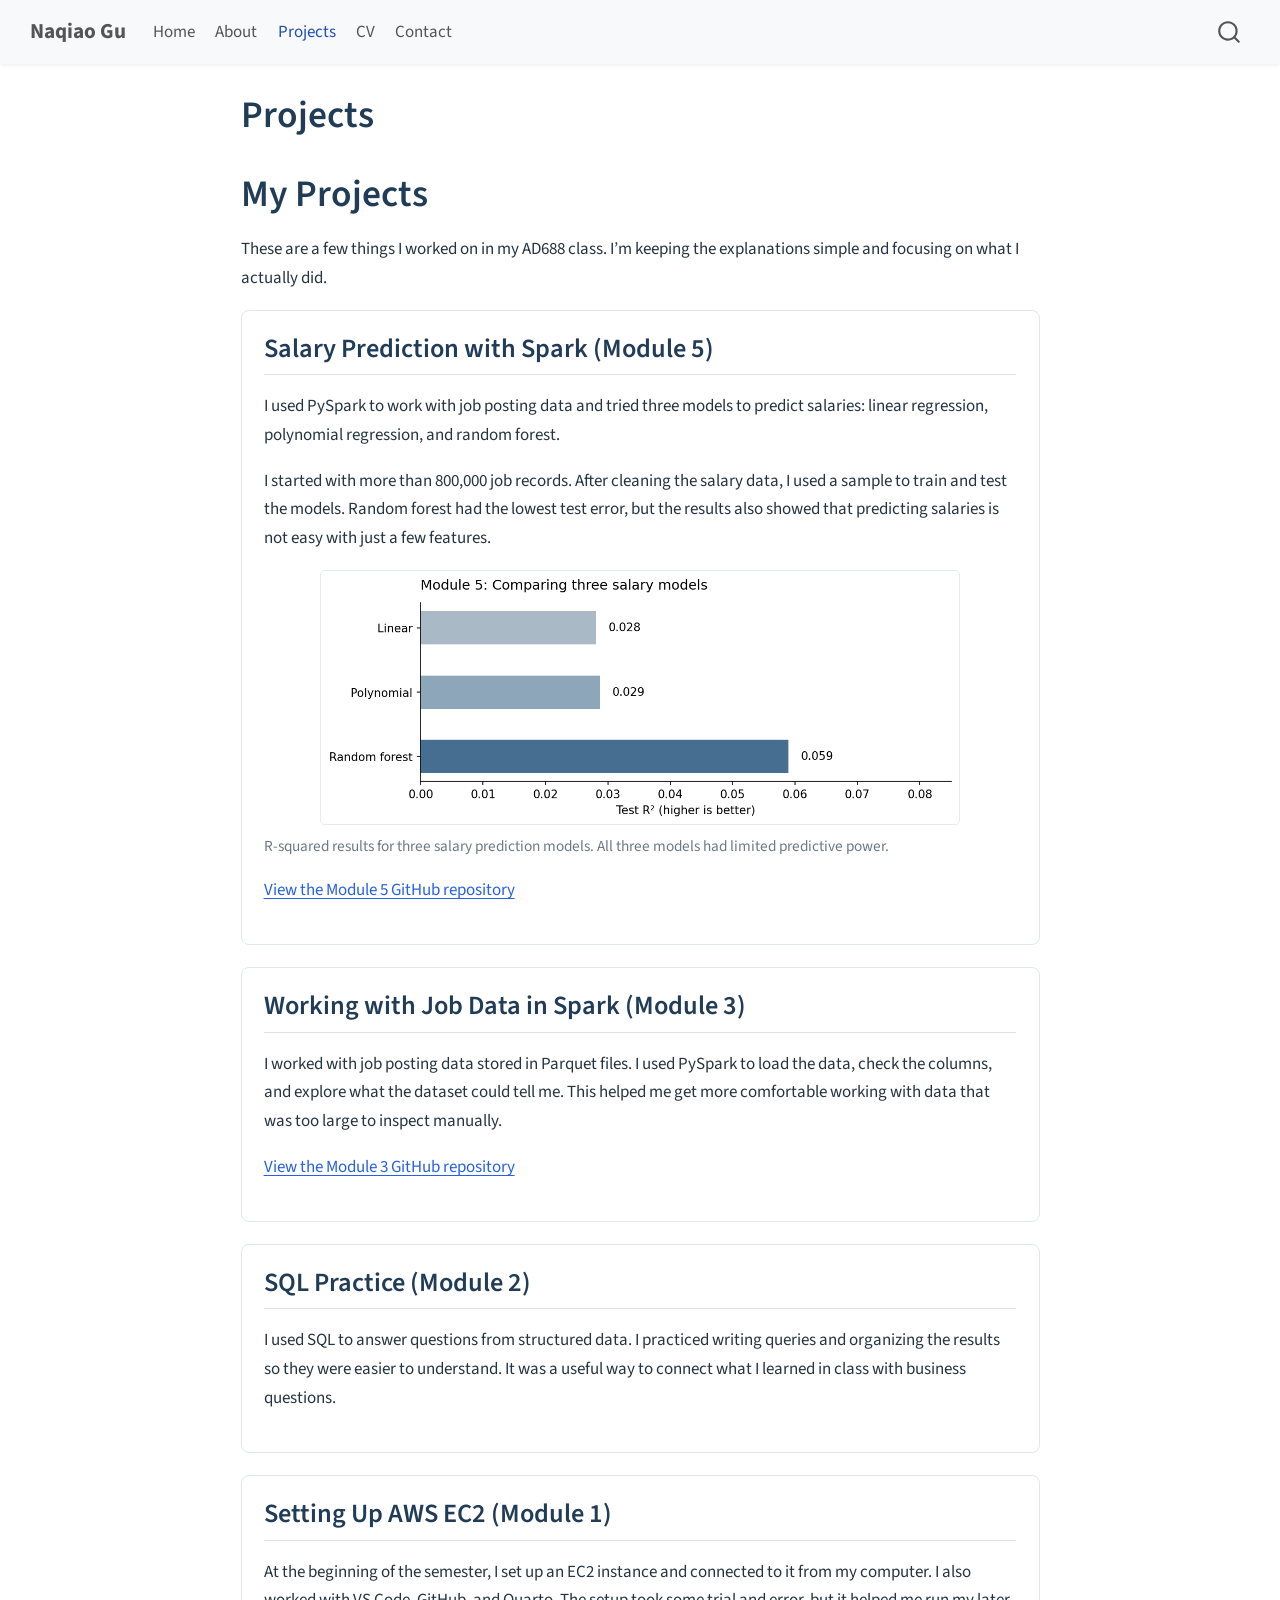
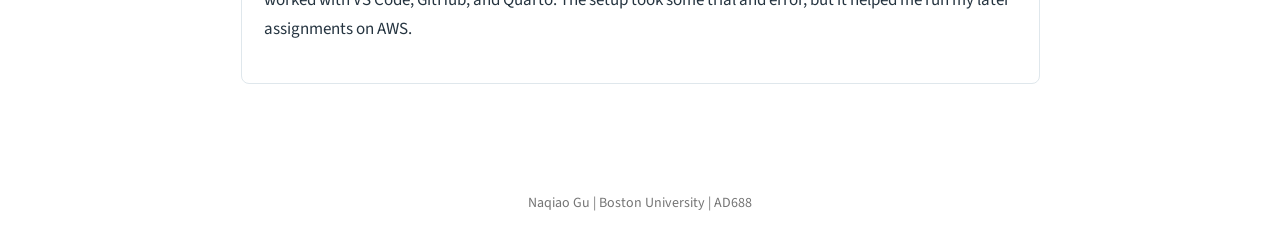
<file: projects.html>
<!DOCTYPE html>
<html xmlns="http://www.w3.org/1999/xhtml" lang="en" xml:lang="en"><head>

<meta charset="utf-8">
<meta name="generator" content="quarto-1.11.9">

<meta name="viewport" content="width=device-width, initial-scale=1.0, user-scalable=yes">


<title>Projects – Naqiao Gu</title>
<style>
/* Default styles provided by pandoc.
** See https://pandoc.org/MANUAL.html#variables-for-html for config info.
*/
span.smallcaps{font-variant: small-caps;}
div.columns{display: flex; gap: 1.5em;}
div.column{flex: auto;}
@media screen {
div.columns{gap: min(4vw, 1.5em);}
div.column{overflow-x: auto;}
}
div.hanging-indent{margin-left: 1.5em; text-indent: -1.5em;}
ul.task-list{list-style: none;}
ul.task-list li input[type="checkbox"] {
  width: 0.8em;
  margin: 0 0.8em 0.2em -1em; /* quarto-specific, see https://github.com/quarto-dev/quarto-cli/issues/4556 */ 
  vertical-align: middle;
}
</style>


<script src="site_libs/quarto-nav/quarto-nav.js"></script>
<script src="site_libs/quarto-nav/headroom.min.js"></script>
<script src="site_libs/clipboard/clipboard.min.js"></script>
<script src="site_libs/quarto-search/autocomplete.umd.js"></script>
<script src="site_libs/quarto-search/fuse.min.js"></script>
<script src="site_libs/quarto-search/quarto-search.js"></script>
<meta name="quarto:offset" content="./">
<script src="site_libs/quarto-html/quarto.js" type="module"></script>
<script src="site_libs/quarto-html/tabsets/tabsets.js" type="module"></script>
<script src="site_libs/quarto-html/scrollable-regions/scrollable-regions.js" type="module"></script>
<script src="site_libs/quarto-html/popper.min.js"></script>
<script src="site_libs/quarto-html/tippy.umd.min.js"></script>
<script src="site_libs/quarto-html/anchor.min.js"></script>
<link href="site_libs/quarto-html/tippy.css" rel="stylesheet">
<link href="site_libs/quarto-html/quarto-syntax-highlighting-63b5708e65d6cd79cd7618c58d0c21e7.css" rel="stylesheet" id="quarto-text-highlighting-styles">
<script src="site_libs/bootstrap/bootstrap.min.js"></script>
<link href="site_libs/bootstrap/bootstrap-icons.css" rel="stylesheet">
<link href="site_libs/bootstrap/bootstrap-cb61c712ca1a7fe70a83faed8e4da2d7.min.css" rel="stylesheet" append-hash="true" id="quarto-bootstrap" data-mode="light">
<script id="quarto-search-options" type="application/json">{
  "location": "navbar",
  "copy-button": false,
  "collapse-after": 3,
  "panel-placement": "end",
  "type": "overlay",
  "limit": 50,
  "keyboard-shortcut": [
    "f",
    "/",
    "s"
  ],
  "show-item-context": false,
  "language": {
    "search-no-results-text": "No results",
    "search-matching-documents-text": "matching documents",
    "search-copy-link-title": "Copy link to search",
    "search-hide-matches-text": "Hide additional matches",
    "search-more-match-text": "more match in this document",
    "search-more-matches-text": "more matches in this document",
    "search-clear-button-title": "Clear",
    "search-text-placeholder": "",
    "search-detached-cancel-button-title": "Cancel",
    "search-submit-button-title": "Submit",
    "search-label": "Search"
  }
}</script>


<link rel="stylesheet" href="styles.css">
</head>

<body class="nav-fixed fullcontent quarto-light"><a id="quarto-skip-link" class="visually-hidden-focusable" href="#quarto-document-content">Skip to main content</a>

<div id="quarto-search-results"></div>
  <header id="quarto-header" class="headroom fixed-top">
    <nav class="navbar navbar-expand-lg " data-bs-theme="dark" aria-label="Site">
      <div class="navbar-container container-fluid">
      <div class="navbar-brand-container mx-auto">
    <a class="navbar-brand" href="./index.html">
    <span class="navbar-title">Naqiao Gu</span>
    </a>
  </div>
          <button class="navbar-toggler" type="button" data-bs-toggle="collapse" data-bs-target="#navbarCollapse" aria-controls="navbarCollapse" aria-expanded="false" aria-label="Toggle navigation" onclick="if (window.quartoToggleHeadroom) { window.quartoToggleHeadroom(); }">
  <span class="navbar-toggler-icon"></span>
</button>
          <div class="collapse navbar-collapse" id="navbarCollapse">
            <ul class="navbar-nav navbar-nav-scroll me-auto">
  <li class="nav-item">
    <a class="nav-link" href="./index.html"> 
<span class="menu-text">Home</span></a>
  </li>  
  <li class="nav-item">
    <a class="nav-link" href="./about.html"> 
<span class="menu-text">About</span></a>
  </li>  
  <li class="nav-item">
    <a class="nav-link active" href="./projects.html" aria-current="page"> 
<span class="menu-text">Projects</span></a>
  </li>  
  <li class="nav-item">
    <a class="nav-link" href="./cv.html"> 
<span class="menu-text">CV</span></a>
  </li>  
  <li class="nav-item">
    <a class="nav-link" href="./contact.html"> 
<span class="menu-text">Contact</span></a>
  </li>  
</ul>
          </div> <!-- /navcollapse -->
            <div class="quarto-navbar-tools">
</div>
            <div id="quarto-search" class="" title="Search"></div>
      </div> <!-- /container-fluid -->
    </nav>
</header>
<!-- content -->
<div id="quarto-content" class="quarto-container page-columns page-rows-contents page-layout-article page-navbar">
<!-- sidebar -->
<!-- margin-sidebar -->
    
<!-- main -->
<main class="content" id="quarto-document-content" tabindex="-1">

<header id="title-block-header" class="quarto-title-block default">
<div class="quarto-title">
<h1 class="title">Projects</h1>
</div>



<div class="quarto-title-meta">

    
  
    
  </div>
  


</header>


<section id="my-projects" class="level1">
<h1>My Projects</h1>
<p>These are a few things I worked on in my AD688 class. I’m keeping the explanations simple and focusing on what I actually did.</p>
<section id="salary-prediction-with-spark-module-5" class="level2 project-card">
<h2 class="anchored" data-anchor-id="salary-prediction-with-spark-module-5">Salary Prediction with Spark (Module 5)</h2>
<p>I used PySpark to work with job posting data and tried three models to predict salaries: linear regression, polynomial regression, and random forest.</p>
<p>I started with more than 800,000 job records. After cleaning the salary data, I used a sample to train and test the models. Random forest had the lowest test error, but the results also showed that predicting salaries is not easy with just a few features.</p>
<div class="quarto-figure quarto-figure-center">
<figure class="figure">
<p><img src="assets/model-results.png" class="img-fluid figure-img" style="width:85.0%" alt="A simple bar chart of test R-squared for linear regression, polynomial regression, and random forest."></p>
<figcaption>R-squared results for three salary prediction models. All three models had limited predictive power.</figcaption>
</figure>
</div>
<p><a href="https://github.com/met-ad-688/688-f26-a1-m05-a-irgengu-ai">View the Module 5 GitHub repository</a></p>
</section>
<section id="working-with-job-data-in-spark-module-3" class="level2 project-card">
<h2 class="anchored" data-anchor-id="working-with-job-data-in-spark-module-3">Working with Job Data in Spark (Module 3)</h2>
<p>I worked with job posting data stored in Parquet files. I used PySpark to load the data, check the columns, and explore what the dataset could tell me. This helped me get more comfortable working with data that was too large to inspect manually.</p>
<p><a href="https://github.com/met-ad-688/688-f26-a1-m03-a-irgengu-ai">View the Module 3 GitHub repository</a></p>
</section>
<section id="sql-practice-module-2" class="level2 project-card">
<h2 class="anchored" data-anchor-id="sql-practice-module-2">SQL Practice (Module 2)</h2>
<p>I used SQL to answer questions from structured data. I practiced writing queries and organizing the results so they were easier to understand. It was a useful way to connect what I learned in class with business questions.</p>
</section>
<section id="setting-up-aws-ec2-module-1" class="level2 project-card">
<h2 class="anchored" data-anchor-id="setting-up-aws-ec2-module-1">Setting Up AWS EC2 (Module 1)</h2>
<p>At the beginning of the semester, I set up an EC2 instance and connected to it from my computer. I also worked with VS Code, GitHub, and Quarto. The setup took some trial and error, but it helped me run my later assignments on AWS.</p>
</section>


</section>

</main> <!-- /main -->
<script id="quarto-html-after-body" type="application/javascript">
  window.document.addEventListener("DOMContentLoaded", function (event) {
    const icon = "";
    const anchorJS = new window.AnchorJS();
    anchorJS.options = {
      placement: 'right',
      icon: icon
    };
    anchorJS.add('.anchored');
    const isCodeAnnotation = (el) => {
      for (const clz of el.classList) {
        if (clz.startsWith('code-annotation-')) {                     
          return true;
        }
      }
      return false;
    }
    const onCopySuccess = function(e) {
      // button target
      const button = e.trigger;
      // don't keep focus
      button.blur();
      // flash "checked"
      button.classList.add('code-copy-button-checked');
      var currentTitle = button.getAttribute("title");
      button.setAttribute("title", "Copied!");
      let tooltip;
      if (window.bootstrap) {
        button.setAttribute("data-bs-toggle", "tooltip");
        button.setAttribute("data-bs-placement", "left");
        button.setAttribute("data-bs-title", "Copied!");
        tooltip = new bootstrap.Tooltip(button, 
          { trigger: "manual", 
            customClass: "code-copy-button-tooltip",
            offset: [0, -8]});
        tooltip.show();    
      }
      setTimeout(function() {
        if (tooltip) {
          tooltip.hide();
          button.removeAttribute("data-bs-title");
          button.removeAttribute("data-bs-toggle");
          button.removeAttribute("data-bs-placement");
        }
        button.setAttribute("title", currentTitle);
        button.classList.remove('code-copy-button-checked');
      }, 1000);
      // clear code selection
      e.clearSelection();
    }
    const getTextToCopy = function(trigger) {
      const outerScaffold = trigger.parentElement.cloneNode(true);
      const codeEl = outerScaffold.querySelector('code');
      for (const childEl of codeEl.children) {
        if (isCodeAnnotation(childEl)) {
          childEl.remove();
        }
      }
      return codeEl.innerText;
    }
    const clipboard = new window.ClipboardJS('.code-copy-button:not([data-in-quarto-modal])', {
      text: getTextToCopy
    });
    clipboard.on('success', onCopySuccess);
    if (window.document.getElementById('quarto-embedded-source-code-modal')) {
      const clipboardModal = new window.ClipboardJS('.code-copy-button[data-in-quarto-modal]', {
        text: getTextToCopy,
        container: window.document.getElementById('quarto-embedded-source-code-modal')
      });
      clipboardModal.on('success', onCopySuccess);
    }
      var localhostRegex = new RegExp(/^(?:http|https):\/\/localhost\:?[0-9]*\//);
      var mailtoRegex = new RegExp(/^mailto:/);
        var filterRegex = new RegExp("https:\/\/irgengu-ai\.github\.io\/");
      const newWindowLabel = "(opens in a new tab)";
      const newWindowNoteId = "quarto-ext-newwindow-label";
      // Links reference one hidden label through aria-describedby, so the
      // announcement never changes their accessible name.
      var describeNewWindow = (link) => {
        if (!window.document.getElementById(newWindowNoteId)) {
          var newWindowNote = window.document.createElement("span");
          newWindowNote.id = newWindowNoteId;
          newWindowNote.hidden = true;
          newWindowNote.textContent = newWindowLabel;
          window.document.body.appendChild(newWindowNote);
        }
        var describedBy = (link.getAttribute("aria-describedby") || "").split(/\s+/).filter(Boolean);
        if (!describedBy.includes(newWindowNoteId)) {
          describedBy.push(newWindowNoteId);
          link.setAttribute("aria-describedby", describedBy.join(" "));
        }
      }
      var isInternal = (href) => {
          return filterRegex.test(href) || localhostRegex.test(href) || mailtoRegex.test(href);
      }
      // Inspect non-navigation links and adorn them if external
      window.quartoDecorateExternalLinks = function (root) {
     var links = (root || window.document).querySelectorAll('a[href]:not(.nav-link):not(.navbar-brand):not(.toc-action):not(.sidebar-link):not(.sidebar-item-toggle):not(.pagination-link):not(.no-external):not([aria-hidden]):not(.dropdown-item):not(.quarto-navigation-tool):not(.about-link)');
      for (var i=0; i<links.length; i++) {
        const link = links[i];
        if (!isInternal(link.href)) {
          // undo the damage that might have been done by quarto-nav.js in the case of
          // links that we want to consider external
          if (link.dataset.originalHref !== undefined) {
            link.href = link.dataset.originalHref;
          }
            // target, if specified
            link.setAttribute("target", "_blank");
            if (link.getAttribute("rel") === null) {
              link.setAttribute("rel", "noopener");
            }
            describeNewWindow(link);
          if (!link.classList.contains('no-external-icon')) {
          }
        }
      }
      };
      window.quartoDecorateExternalLinks(window.document);
    // Esc closes the popup (WCAG 1.4.13) and focus leaving both trigger and
    // popup closes it (WCAG 2.4.11); tippy handles neither for interactive popups.
    const hideOnEscAndFocusOut = {
      name: 'hideOnEscAndFocusOut',
      defaultValue: true,
      fn(instance) {
        const dismiss = () => {
          // A show scheduled by the trigger delay would otherwise reopen it
          instance.clearDelayTimeouts();
          instance.hide();
        };
        const onKeyDown = (event) => {
          if (event.key !== 'Escape') {
            return;
          }
          // Keep Esc from also reaching page handlers (e.g. reveal.js overview),
          // except an open reveal.js slide menu, which Esc should close too.
          // The menu handles keys only when its keyboard option is on.
          const menuHandlesEsc = window.Reveal?.getPlugin?.('menu')?.isOpen() &&
            window.Reveal.getConfig().menu?.keyboard !== false;
          if (!menuHandlesEsc) {
            event.stopPropagation();
          }
          if (instance.popper.contains(window.document.activeElement)) {
            // Disabled while refocusing so the focus trigger does not reopen it
            instance.disable();
            instance.reference.focus();
            instance.enable();
          }
          dismiss();
        };
        const onFocusOut = (event) => {
          const target = event.relatedTarget;
          if (target && !instance.reference.contains(target) &&
              !instance.popper.contains(target)) {
            dismiss();
          }
        };
        // On the trigger too: a click trigger (code-annotations: select) has no
        // blur handling. Attached for the instance's lifetime so leaving the
        // trigger also cancels a show still pending on the trigger delay.
        instance.reference.addEventListener('focusout', onFocusOut);
        return {
          onShow() {
            window.document.addEventListener('keydown', onKeyDown, true);
            instance.popper.addEventListener('focusout', onFocusOut);
          },
          onHide() {
            window.document.removeEventListener('keydown', onKeyDown, true);
            instance.popper.removeEventListener('focusout', onFocusOut);
          },
          onDestroy() {
            instance.reference.removeEventListener('focusout', onFocusOut);
          },
        };
      },
    };
    function tippyHover(el, contentFn, onTriggerFn, onUntriggerFn) {
      const config = {
        allowHTML: true,
        maxWidth: 500,
        delay: 100,
        arrow: false,
        appendTo: function(el) {
            return el.parentElement;
        },
        interactive: true,
        interactiveBorder: 10,
        theme: 'quarto',
        placement: 'bottom-start',
        plugins: [hideOnEscAndFocusOut],
      };
      if (contentFn) {
        config.content = contentFn;
      }
      if (onTriggerFn) {
        config.onTrigger = onTriggerFn;
      }
      if (onUntriggerFn) {
        config.onUntrigger = onUntriggerFn;
      }
      window.tippy(el, config); 
    }
    const noterefs = window.document.querySelectorAll('a[role="doc-noteref"]');
    for (var i=0; i<noterefs.length; i++) {
      const ref = noterefs[i];
      tippyHover(ref, function() {
        // use id or data attribute instead here
        let href = ref.getAttribute('data-footnote-href') || ref.getAttribute('href');
        try { href = new URL(href).hash; } catch {}
        const id = href.replace(/^#\/?/, "");
        const note = window.document.getElementById(id);
        if (note) {
          return note.innerHTML;
        } else {
          return "";
        }
      });
    }
    const xrefs = window.document.querySelectorAll('a.quarto-xref');
    const processXRef = (id, note) => {
      // Strip column container classes
      const stripColumnClz = (el) => {
        el.classList.remove("page-full", "page-columns");
        if (el.children) {
          for (const child of el.children) {
            stripColumnClz(child);
          }
        }
      }
      stripColumnClz(note)
      if (id === null || id.startsWith('sec-')) {
        // Special case sections, only their first couple elements
        const container = document.createElement("div");
        if (note.children && note.children.length > 2) {
          container.appendChild(note.children[0].cloneNode(true));
          for (let i = 1; i < note.children.length; i++) {
            const child = note.children[i];
            if (child.tagName === "P" && child.innerText === "") {
              continue;
            } else {
              container.appendChild(child.cloneNode(true));
              break;
            }
          }
          if (window.Quarto?.typesetMath) {
            window.Quarto.typesetMath(container);
          }
          return container.innerHTML
        } else {
          if (window.Quarto?.typesetMath) {
            window.Quarto.typesetMath(note);
          }
          return note.innerHTML;
        }
      } else {
        // Remove any anchor links if they are present
        const anchorLink = note.querySelector('a.anchorjs-link');
        if (anchorLink) {
          anchorLink.remove();
        }
        if (window.Quarto?.typesetMath) {
          window.Quarto.typesetMath(note);
        }
        if (note.classList.contains("callout")) {
          return note.outerHTML;
        } else {
          return note.innerHTML;
        }
      }
    }
    for (var i=0; i<xrefs.length; i++) {
      const xref = xrefs[i];
      tippyHover(xref, undefined, function(instance) {
        instance.disable();
        let url = xref.getAttribute('href');
        let hash = undefined; 
        if (url.startsWith('#')) {
          hash = url;
        } else {
          try { hash = new URL(url).hash; } catch {}
        }
        if (hash) {
          const id = hash.replace(/^#\/?/, "");
          const note = window.document.getElementById(id);
          if (note !== null) {
            try {
              const html = processXRef(id, note.cloneNode(true));
              instance.setContent(html);
            } finally {
              instance.enable();
              instance.show();
            }
          } else {
            // See if we can fetch this
            fetch(url.split('#')[0])
            .then(res => res.text())
            .then(html => {
              const parser = new DOMParser();
              const htmlDoc = parser.parseFromString(html, "text/html");
              const note = htmlDoc.getElementById(id);
              if (note !== null) {
                const html = processXRef(id, note);
                instance.setContent(html);
              } 
            }).finally(() => {
              instance.enable();
              instance.show();
            });
          }
        } else {
          // See if we can fetch a full url (with no hash to target)
          // This is a special case and we should probably do some content thinning / targeting
          fetch(url)
          .then(res => res.text())
          .then(html => {
            const parser = new DOMParser();
            const htmlDoc = parser.parseFromString(html, "text/html");
            const note = htmlDoc.querySelector('main.content');
            if (note !== null) {
              // This should only happen for chapter cross references
              // (since there is no id in the URL)
              // remove the first header
              if (note.children.length > 0 && note.children[0].tagName === "HEADER") {
                note.children[0].remove();
              }
              const html = processXRef(null, note);
              instance.setContent(html);
            } 
          }).finally(() => {
            instance.enable();
            instance.show();
          });
        }
      }, function(instance) {
      });
    }
        let selectedAnnoteEl;
        const selectorForAnnotation = ( cell, annotation) => {
          let cellAttr = 'data-code-cell="' + cell + '"';
          let lineAttr = 'data-code-annotation="' +  annotation + '"';
          const selector = 'span[' + cellAttr + '][' + lineAttr + ']';
          return selector;
        }
        const selectCodeLines = (annoteEl) => {
          const doc = window.document;
          const targetCell = annoteEl.getAttribute("data-target-cell");
          const targetAnnotation = annoteEl.getAttribute("data-target-annotation");
          const annoteSpan = window.document.querySelector(selectorForAnnotation(targetCell, targetAnnotation));
          const lines = annoteSpan.getAttribute("data-code-lines").split(",");
          const lineIds = lines.map((line) => {
            return targetCell + "-" + line;
          })
          // Each band is positioned against its own containing block, which is
          // not the offsetParent of the lines, so place it from client rects.
          const placeBand = (band, firstEl, lastEl, codeBlock) => {
            const container = band.offsetParent;
            if (container === null) {
              return;
            }
            const containerRect = container.getBoundingClientRect();
            // Reveal.js scales slides with a transform, so convert client
            // pixels back to the CSS pixels of the container.
            const scale = containerRect.height / container.offsetHeight || 1;
            const firstRect = firstEl.getBoundingClientRect();
            const lastRect = lastEl.getBoundingClientRect();
            const top = (firstRect.top - containerRect.top) / scale - container.clientTop + container.scrollTop;
            const height = (lastRect.bottom - firstRect.top) / scale;
            band.style.top = top - 2 + "px";
            band.style.height = height + 4 + "px";
            if (codeBlock) {
              // Without the copy button wrapper, the containing block is wider
              // than the code block, so span the code block explicitly.
              const blockRect = codeBlock.getBoundingClientRect();
              band.style.left = (blockRect.left - containerRect.left) / scale - container.clientLeft + container.scrollLeft + "px";
              band.style.width = blockRect.width / scale + "px";
            }
          };
          if (lineIds.length > 0) {
            const el = window.document.getElementById(lineIds[0]);
            const lastEl = window.document.getElementById(lineIds[lineIds.length - 1]);
            const parent = el.parentElement.parentElement;
            // cook up a div (if necessary) and position it
            let div = window.document.getElementById("code-annotation-line-highlight");
            if (div === null) {
              div = window.document.createElement("div");
              div.setAttribute("id", "code-annotation-line-highlight");
              div.style.position = 'absolute';
              parent.appendChild(div);
            }
            placeBand(div, el, lastEl, parent.closest("div.sourceCode") || parent);
            let gutterDiv = window.document.getElementById("code-annotation-line-highlight-gutter");
            if (gutterDiv === null) {
              gutterDiv = window.document.createElement("div");
              gutterDiv.setAttribute("id", "code-annotation-line-highlight-gutter");
              gutterDiv.style.position = 'absolute';
              const codeCell = window.document.getElementById(targetCell);
              const gutter = codeCell.querySelector('.code-annotation-gutter');
              gutter.appendChild(gutterDiv);
            }
            placeBand(gutterDiv, el, lastEl);
            selectedAnnoteEl = annoteEl;
          }
        };
        const unselectCodeLines = () => {
          const elementsIds = ["code-annotation-line-highlight", "code-annotation-line-highlight-gutter"];
          elementsIds.forEach((elId) => {
            const div = window.document.getElementById(elId);
            if (div) {
              div.remove();
            }
          });
          selectedAnnoteEl = undefined;
        };
          // Handle positioning of the toggle
      window.addEventListener(
        "resize",
        throttle(() => {
          elRect = undefined;
          if (selectedAnnoteEl) {
            selectCodeLines(selectedAnnoteEl);
          }
        }, 10)
      );
      function throttle(fn, ms) {
      let throttle = false;
      let timer;
        return (...args) => {
          if(!throttle) { // first call gets through
              fn.apply(this, args);
              throttle = true;
          } else { // all the others get throttled
              if(timer) clearTimeout(timer); // cancel #2
              timer = setTimeout(() => {
                fn.apply(this, args);
                timer = throttle = false;
              }, ms);
          }
        };
      }
        // Attach click handler to the DT
        const annoteDls = window.document.querySelectorAll('dt[data-target-cell]');
        for (const annoteDlNode of annoteDls) {
          annoteDlNode.addEventListener('click', (event) => {
            const clickedEl = event.target;
            if (clickedEl !== selectedAnnoteEl) {
              unselectCodeLines();
              const activeEl = window.document.querySelector('dt[data-target-cell].code-annotation-active');
              if (activeEl) {
                activeEl.classList.remove('code-annotation-active');
              }
              selectCodeLines(clickedEl);
              clickedEl.classList.add('code-annotation-active');
            } else {
              // Unselect the line
              unselectCodeLines();
              clickedEl.classList.remove('code-annotation-active');
            }
          });
        }
    const findCites = (el) => {
      const parentEl = el.parentElement;
      if (parentEl) {
        const cites = parentEl.dataset.cites;
        if (cites) {
          return {
            el,
            cites: cites.split(' ')
          };
        } else {
          return findCites(el.parentElement)
        }
      } else {
        return undefined;
      }
    };
    var bibliorefs = window.document.querySelectorAll('a[role="doc-biblioref"]');
    for (var i=0; i<bibliorefs.length; i++) {
      const ref = bibliorefs[i];
      const citeInfo = findCites(ref);
      if (citeInfo) {
        tippyHover(citeInfo.el, function() {
          var popup = window.document.createElement('div');
          citeInfo.cites.forEach(function(cite) {
            var citeDiv = window.document.createElement('div');
            citeDiv.classList.add('hanging-indent');
            citeDiv.classList.add('csl-entry');
            var biblioDiv = window.document.getElementById('ref-' + cite);
            if (biblioDiv) {
              citeDiv.innerHTML = biblioDiv.innerHTML;
            }
            popup.appendChild(citeDiv);
          });
          return popup.innerHTML;
        });
      }
    }
  });
  </script>
  <script type="application/javascript">
  window.quartoScrollableRegionsLabels = {"code":"Scrollable code","output":"Scrollable output"};
  </script>
</div> <!-- /content -->
<footer class="footer">
  <div class="nav-footer">
    <div class="nav-footer-left">
      &nbsp;
    </div>   
    <div class="nav-footer-center">
<p>Naqiao Gu | Boston University | AD688</p>
</div>
    <div class="nav-footer-right">
      &nbsp;
    </div>
  </div>
</footer>




</body></html>
</file>
<file: site_libs/quarto-html/tippy.css>
.tippy-box[data-animation=fade][data-state=hidden]{opacity:0}[data-tippy-root]{max-width:calc(100vw - 10px)}.tippy-box{position:relative;background-color:#333;color:#fff;border-radius:4px;font-size:14px;line-height:1.4;white-space:normal;outline:0;transition-property:transform,visibility,opacity}.tippy-box[data-placement^=top]>.tippy-arrow{bottom:0}.tippy-box[data-placement^=top]>.tippy-arrow:before{bottom:-7px;left:0;border-width:8px 8px 0;border-top-color:initial;transform-origin:center top}.tippy-box[data-placement^=bottom]>.tippy-arrow{top:0}.tippy-box[data-placement^=bottom]>.tippy-arrow:before{top:-7px;left:0;border-width:0 8px 8px;border-bottom-color:initial;transform-origin:center bottom}.tippy-box[data-placement^=left]>.tippy-arrow{right:0}.tippy-box[data-placement^=left]>.tippy-arrow:before{border-width:8px 0 8px 8px;border-left-color:initial;right:-7px;transform-origin:center left}.tippy-box[data-placement^=right]>.tippy-arrow{left:0}.tippy-box[data-placement^=right]>.tippy-arrow:before{left:-7px;border-width:8px 8px 8px 0;border-right-color:initial;transform-origin:center right}.tippy-box[data-inertia][data-state=visible]{transition-timing-function:cubic-bezier(.54,1.5,.38,1.11)}.tippy-arrow{width:16px;height:16px;color:#333}.tippy-arrow:before{content:"";position:absolute;border-color:transparent;border-style:solid}.tippy-content{position:relative;padding:5px 9px;z-index:1}
</file>
<file: site_libs/quarto-html/quarto-syntax-highlighting-63b5708e65d6cd79cd7618c58d0c21e7.css>
/* quarto syntax highlight colors */
:root {
  --quarto-hl-ot-color: #003B4F;
  --quarto-hl-at-color: #657422;
  --quarto-hl-ss-color: #20794D;
  --quarto-hl-an-color: #5E5E5E;
  --quarto-hl-fu-color: #4758AB;
  --quarto-hl-st-color: #20794D;
  --quarto-hl-cf-color: #003B4F;
  --quarto-hl-op-color: #5E5E5E;
  --quarto-hl-er-color: #AD0000;
  --quarto-hl-bn-color: #AD0000;
  --quarto-hl-al-color: #AD0000;
  --quarto-hl-va-color: #111111;
  --quarto-hl-bu-color: inherit;
  --quarto-hl-ex-color: inherit;
  --quarto-hl-pp-color: #AD0000;
  --quarto-hl-in-color: #5E5E5E;
  --quarto-hl-vs-color: #20794D;
  --quarto-hl-wa-color: #5E5E5E;
  --quarto-hl-do-color: #5E5E5E;
  --quarto-hl-im-color: #00769E;
  --quarto-hl-ch-color: #20794D;
  --quarto-hl-dt-color: #AD0000;
  --quarto-hl-fl-color: #AD0000;
  --quarto-hl-co-color: #5E5E5E;
  --quarto-hl-cv-color: #5E5E5E;
  --quarto-hl-cn-color: #8f5902;
  --quarto-hl-sc-color: #5E5E5E;
  --quarto-hl-dv-color: #AD0000;
  --quarto-hl-kw-color: #003B4F;
}

/* other quarto variables */
:root {
  --quarto-font-monospace: SFMono-Regular, Menlo, Monaco, Consolas, "Liberation Mono", "Courier New", monospace;
}

/* syntax highlight based on Pandoc's rules */
pre > code.sourceCode > span {
  color: #003B4F;
}

code.sourceCode > span {
  color: #003B4F;
}

div.sourceCode,
div.sourceCode pre.sourceCode {
  color: #003B4F;
}

/* Normal */
code span {
  color: #003B4F;
}

/* Alert */
code span.al {
  color: #AD0000;
  font-style: inherit;
}

/* Annotation */
code span.an {
  color: #5E5E5E;
  font-style: inherit;
}

/* Attribute */
code span.at {
  color: #657422;
  font-style: inherit;
}

/* BaseN */
code span.bn {
  color: #AD0000;
  font-style: inherit;
}

/* BuiltIn */
code span.bu {
  font-style: inherit;
}

/* ControlFlow */
code span.cf {
  color: #003B4F;
  font-weight: bold;
  font-style: inherit;
}

/* Char */
code span.ch {
  color: #20794D;
  font-style: inherit;
}

/* Constant */
code span.cn {
  color: #8f5902;
  font-style: inherit;
}

/* Comment */
code span.co {
  color: #5E5E5E;
  font-style: inherit;
}

/* CommentVar */
code span.cv {
  color: #5E5E5E;
  font-style: italic;
}

/* Documentation */
code span.do {
  color: #5E5E5E;
  font-style: italic;
}

/* DataType */
code span.dt {
  color: #AD0000;
  font-style: inherit;
}

/* DecVal */
code span.dv {
  color: #AD0000;
  font-style: inherit;
}

/* Error */
code span.er {
  color: #AD0000;
  font-style: inherit;
}

/* Extension */
code span.ex {
  font-style: inherit;
}

/* Float */
code span.fl {
  color: #AD0000;
  font-style: inherit;
}

/* Function */
code span.fu {
  color: #4758AB;
  font-style: inherit;
}

/* Import */
code span.im {
  color: #00769E;
  font-style: inherit;
}

/* Information */
code span.in {
  color: #5E5E5E;
  font-style: inherit;
}

/* Keyword */
code span.kw {
  color: #003B4F;
  font-weight: bold;
  font-style: inherit;
}

/* Operator */
code span.op {
  color: #5E5E5E;
  font-style: inherit;
}

/* Other */
code span.ot {
  color: #003B4F;
  font-style: inherit;
}

/* Preprocessor */
code span.pp {
  color: #AD0000;
  font-style: inherit;
}

/* SpecialChar */
code span.sc {
  color: #5E5E5E;
  font-style: inherit;
}

/* SpecialString */
code span.ss {
  color: #20794D;
  font-style: inherit;
}

/* String */
code span.st {
  color: #20794D;
  font-style: inherit;
}

/* Variable */
code span.va {
  color: #111111;
  font-style: inherit;
}

/* VerbatimString */
code span.vs {
  color: #20794D;
  font-style: inherit;
}

/* Warning */
code span.wa {
  color: #5E5E5E;
  font-style: italic;
}

.prevent-inlining {
  content: "</";
}

/*# sourceMappingURL=054cc16b9e9817627be6994582d2ffb5.css.map */
</file>
<file: styles.css>
/* Small style changes for a class portfolio */
:root { --main-blue: #284d70; --soft: #f5f8fb; }
body { color: #253440; line-height: 1.7; }
.navbar { box-shadow: 0 1px 4px rgba(0,0,0,.08); }
.navbar-brand { font-weight: 700; }
h1, h2, h3 { color: #213c57; }
h1 { font-size: 2.2rem; }
h2 { margin-top: 1.8rem; font-size: 1.55rem; }
main.content { max-width: 900px; }
.intro { background: var(--soft); border-left: 5px solid var(--main-blue); padding: 2rem; border-radius: 7px; margin-bottom: 2rem; }
.intro h1 { margin-top: 0; }
.grid-2 { display: grid; grid-template-columns: repeat(2, minmax(0, 1fr)); gap: 1rem; margin-top: 1rem; }
.info-card, .project-card { background: #fff; border: 1px solid #dfe7ec; border-radius: 8px; padding: 1.3rem; margin-bottom: 1.3rem; }
.info-card h3, .project-card h2 { margin-top: 0; }
.project-card img { border: 1px solid #e4e9ee; border-radius: 5px; }
.btn { margin: .35rem .5rem .35rem 0; }
#quarto-footer { color: #637586; }
@media(max-width: 640px){ .grid-2 {grid-template-columns: 1fr;} .intro {padding: 1.25rem;} }
</file>
